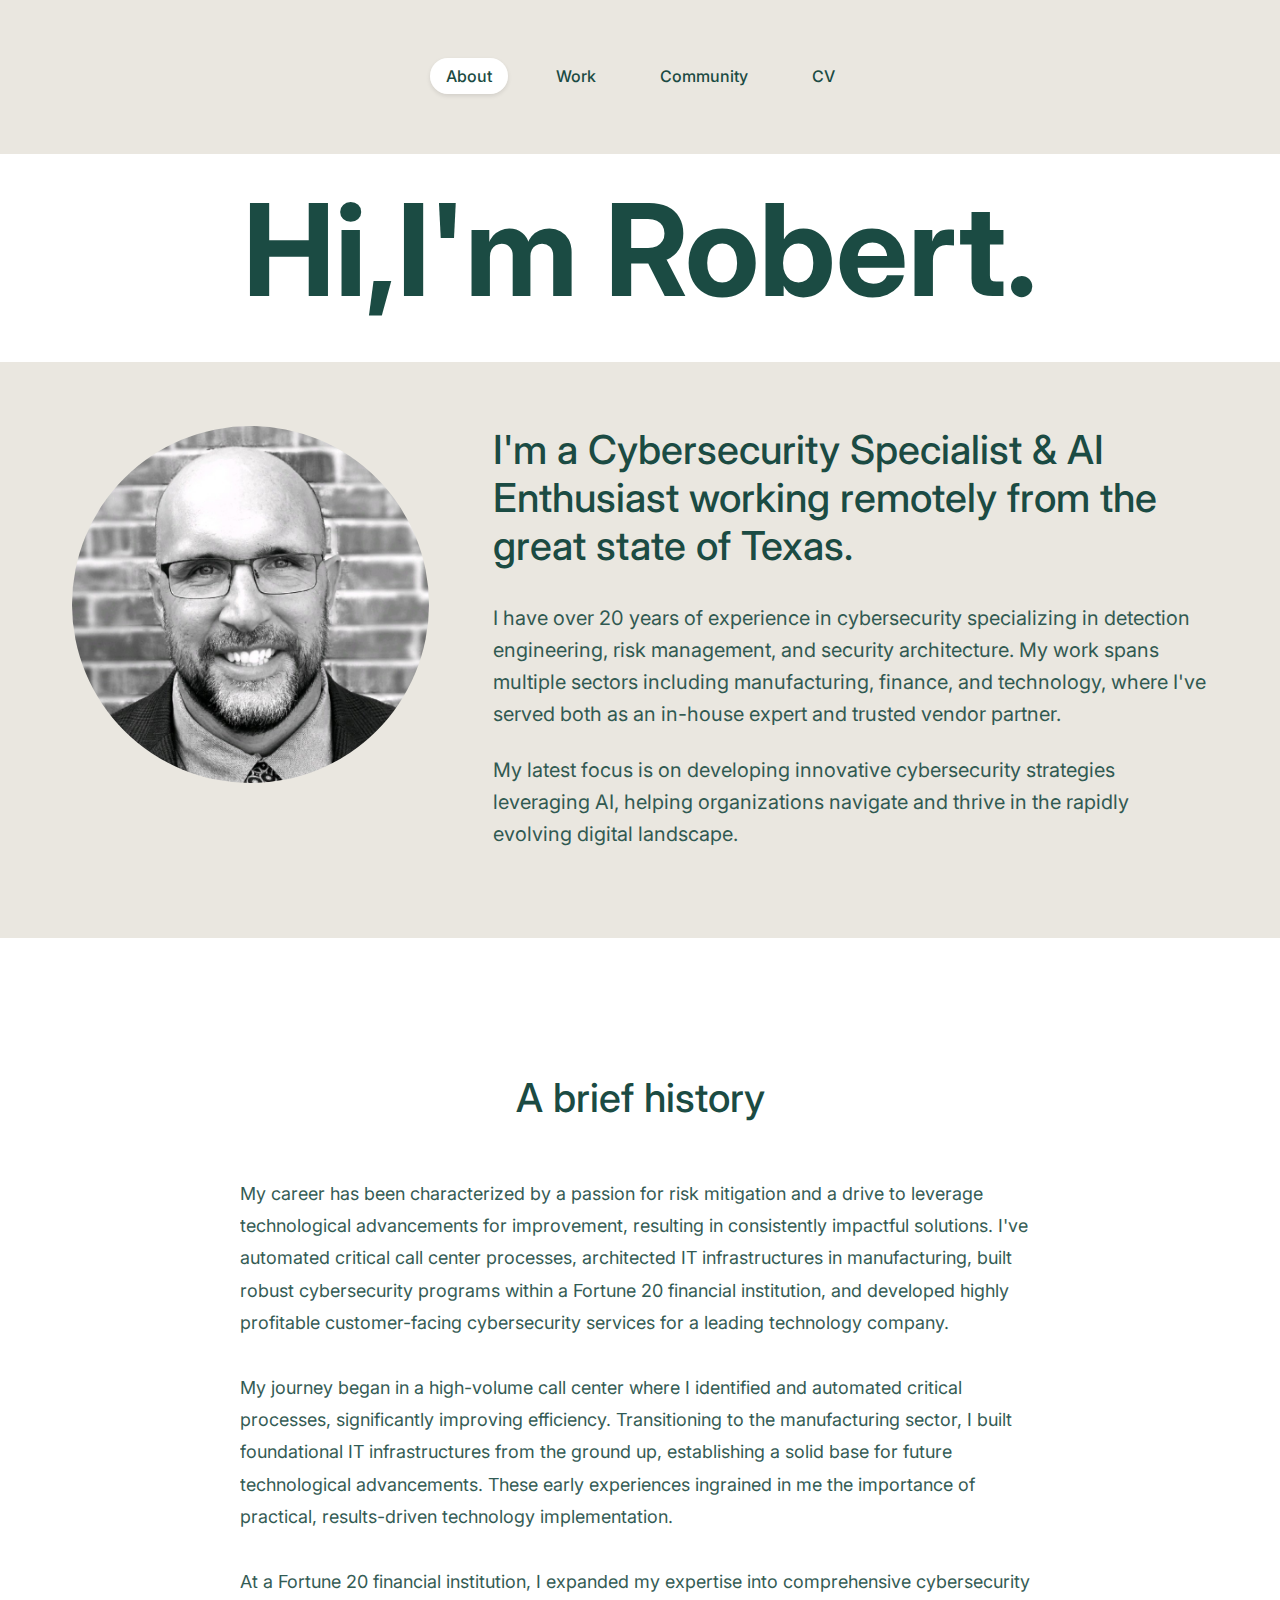
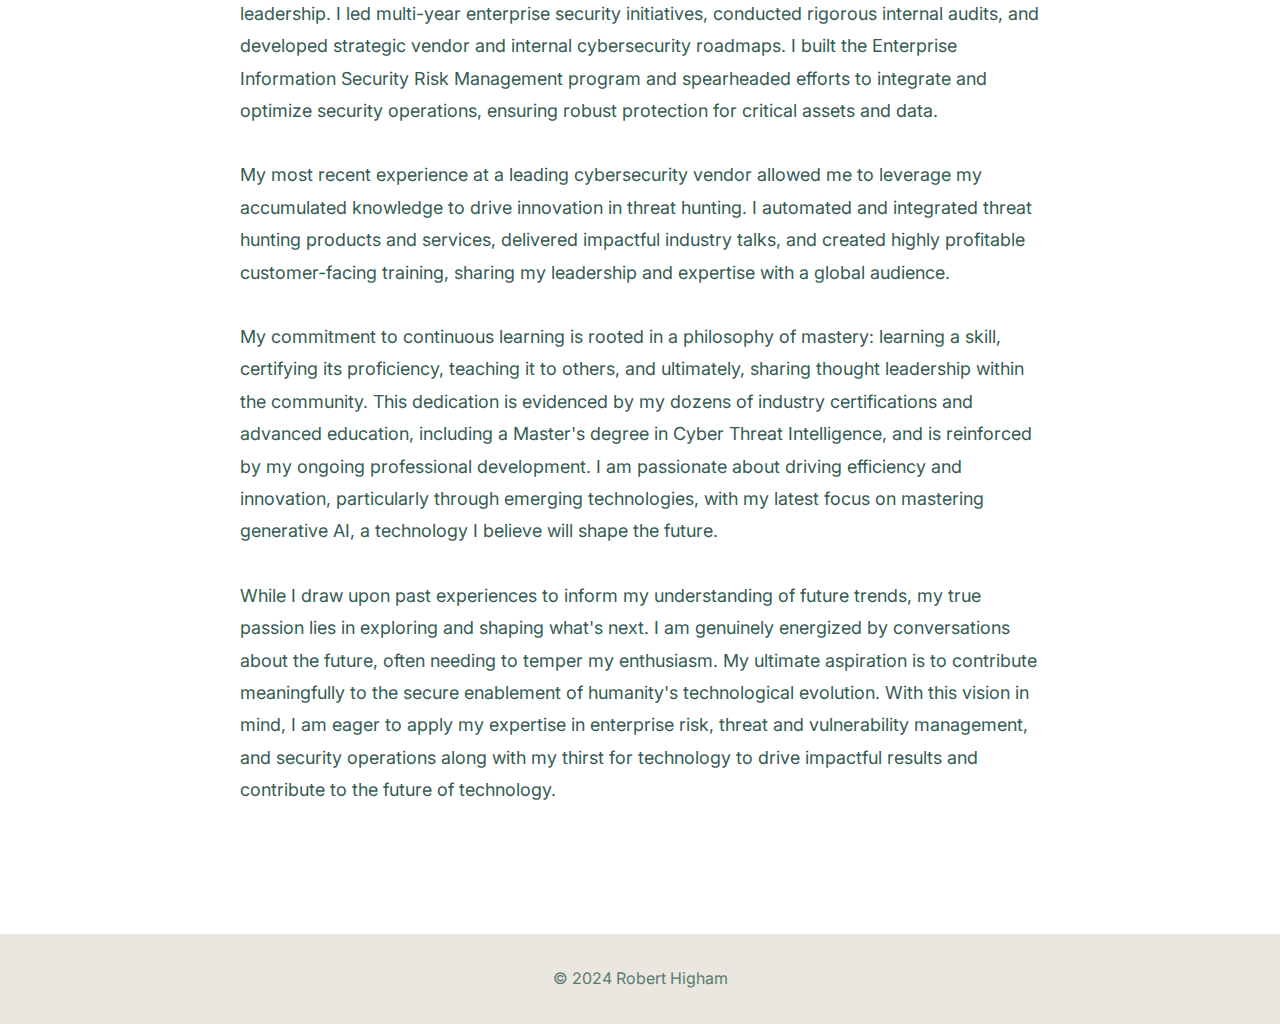
<file: index.html>
<!DOCTYPE html>
<html lang="en">

<head>
    <meta charset="UTF-8">
    <meta name="viewport" content="width=device-width, initial-scale=1.0">
    <title>Robert Higham</title>
    <link rel="stylesheet" href="styles.css">
    <link href="https://fonts.googleapis.com/css2?family=Inter:wght@400;500;700&display=swap" rel="stylesheet">
</head>

<body>
    <nav class="navbar">
        <div class="nav-container">
            <ul class="nav-links">
                <li><a href="index.html" class="active">About</a></li>
                <li><a href="work.html">Work</a></li>
                <li><a href="community.html">Community</a></li>
                <li><a href="rhighamResume.pdf" target="_blank">CV</a></li>
        </ul>
        </div>
    </nav>

    <main>
        <section class="intro">
            <div class="container">
                <h1 class="big-title">Hi,I'm Robert.</h1>
            </div>
        </section>

        <section class="about">
            <div class="container">
                <div class="about-grid">
                    <div class="about-image">
                        <div class="image-frame">
                            <img src="headshot.jpg" alt="Robert Higham">
                        </div>
                    </div>
                    <div class="about-content">
                        <h2>I'm a Cybersecurity Specialist & AI Enthusiast working remotely from the great state of
                            Texas.</h2>
                        <p>I have over 20 years of experience in cybersecurity specializing in detection engineering,
                            risk management, and security architecture. My work spans multiple sectors including
                            manufacturing, finance, and technology, where I've served both as an in-house expert and
                            trusted vendor partner.</p>
                        <p>My latest focus is on developing innovative cybersecurity strategies leveraging AI, helping
                            organizations navigate and thrive in the rapidly evolving digital landscape.</p>
                    </div>
                </div>
            </div>
        </section>

        <section class="history">
            <div class="container">
                <h2>A brief history</h2>
                <div class="history-content">
                    <p>My career has been characterized by a passion for risk mitigation and a drive to leverage
                        technological advancements for improvement, resulting in consistently impactful solutions. I've
                        automated critical call center processes, architected IT infrastructures in manufacturing, built
                        robust cybersecurity programs within a Fortune 20 financial institution, and developed highly
                        profitable customer-facing cybersecurity services for a leading technology company.</p>

                    <p>My journey began in a high-volume call center where I identified and automated critical
                        processes, significantly improving efficiency. Transitioning to the manufacturing sector, I
                        built foundational IT infrastructures from the ground up, establishing a solid base for future
                        technological advancements. These early experiences ingrained in me the importance of practical,
                        results-driven technology implementation.</p>

                    <p>At a Fortune 20 financial institution, I expanded my expertise into comprehensive cybersecurity
                        leadership. I led multi-year enterprise security initiatives, conducted rigorous internal
                        audits, and developed strategic vendor and internal cybersecurity roadmaps. I built the
                        Enterprise Information Security Risk Management program and spearheaded efforts to integrate and
                        optimize security operations, ensuring robust protection for critical assets and data.</p>

                    <p>My most recent experience at a leading cybersecurity vendor allowed me to leverage my accumulated
                        knowledge to drive innovation in threat hunting. I automated and integrated threat hunting
                        products and services, delivered impactful industry talks, and created highly profitable
                        customer-facing training, sharing my leadership and expertise with a global audience.</p>

                    <p>My commitment to continuous learning is rooted in a philosophy of mastery: learning a skill,
                        certifying its proficiency, teaching it to others, and ultimately, sharing thought leadership
                        within the community. This dedication is evidenced by my dozens of industry certifications and
                        advanced education, including a Master's degree in Cyber Threat Intelligence, and is reinforced
                        by my ongoing professional development. I am passionate about driving efficiency and innovation,
                        particularly through emerging technologies, with my latest focus on mastering generative AI, a
                        technology I believe will shape the future.</p>

                    <p>While I draw upon past experiences to inform my
                        understanding of future trends, my true passion lies in exploring and shaping what's next. I am
                        genuinely energized by conversations about the future, often needing to temper my enthusiasm. My
                        ultimate aspiration is to contribute meaningfully to the secure enablement of humanity's
                        technological evolution. With this vision in mind, I am eager to apply my expertise in
                        enterprise risk, threat and vulnerability management, and security operations along with my
                        thirst for technology to drive impactful results and contribute to the future of technology.</p>
                </div>
            </div>
    </section>
    </main>

    <footer>
        <div class="container">
            <p>&copy; 2024 Robert Higham</p>
        </div>
    </footer>
</body>

</html>
</file>
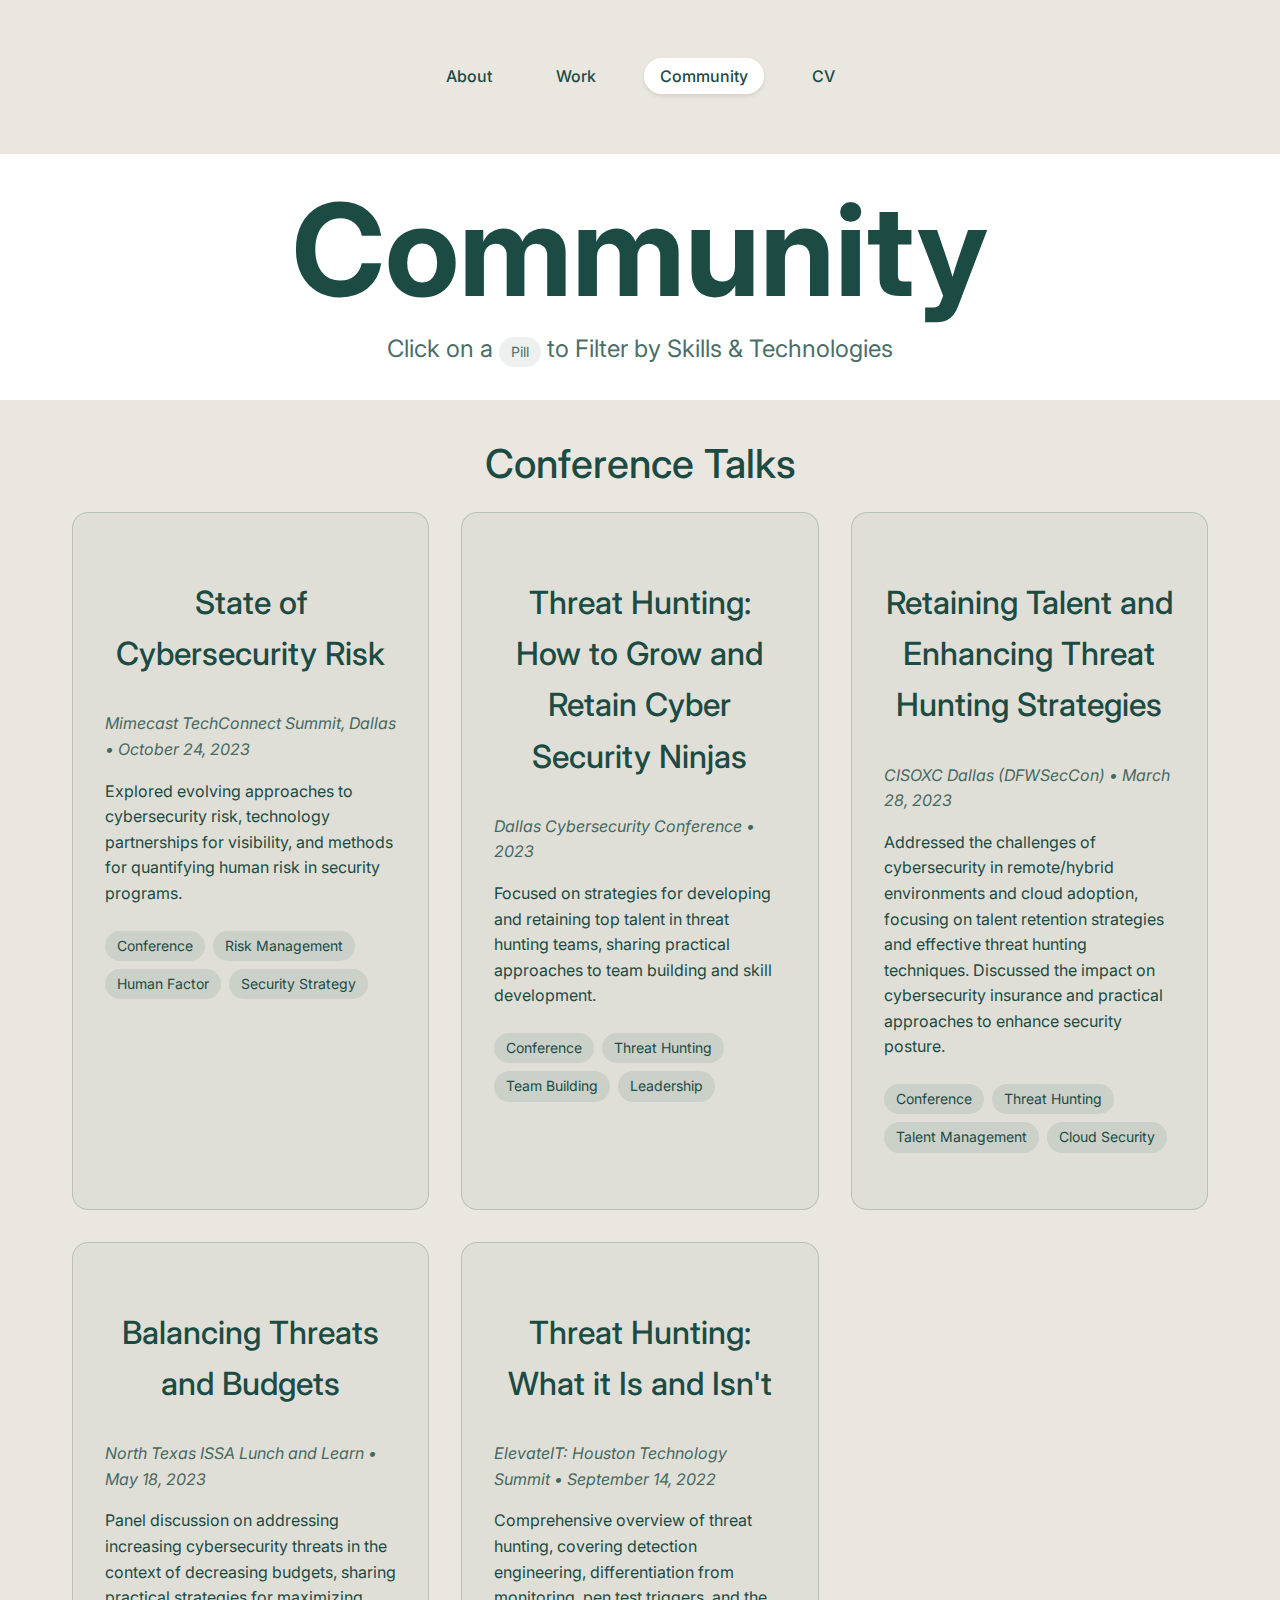
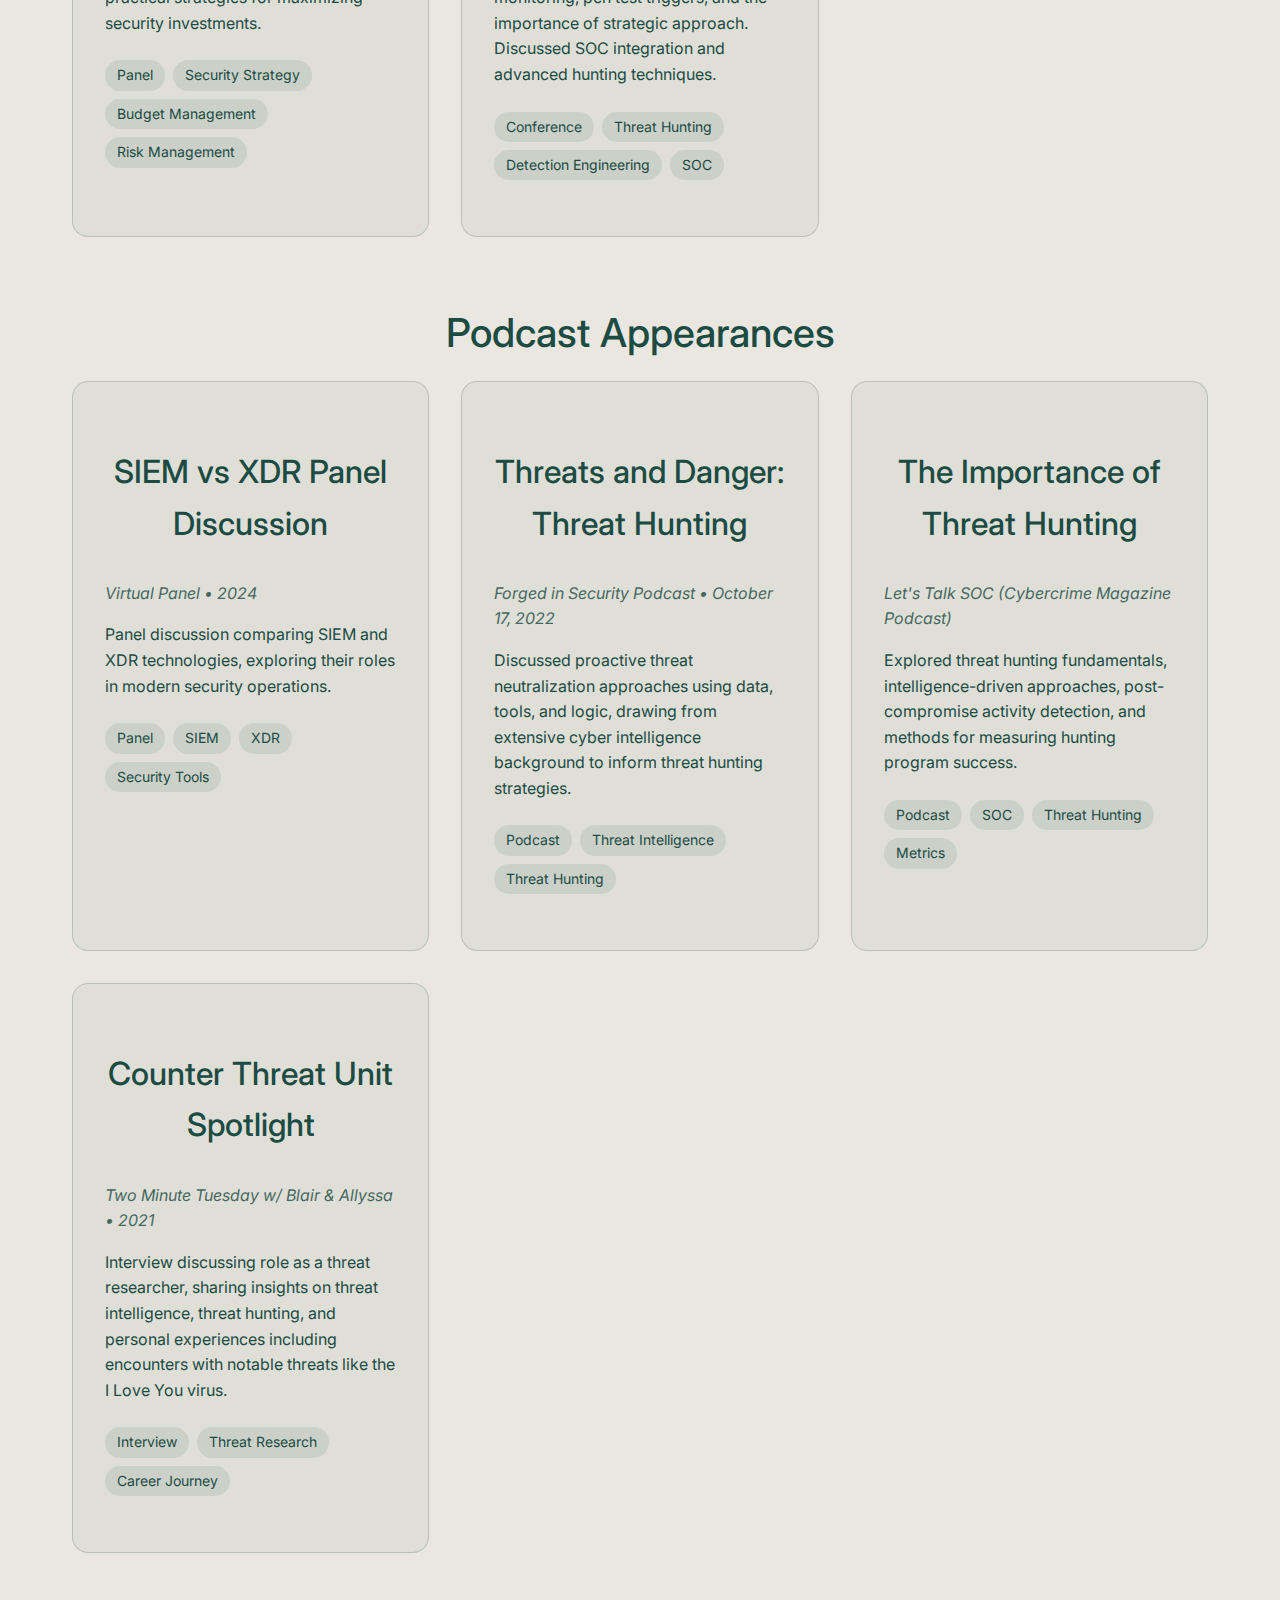
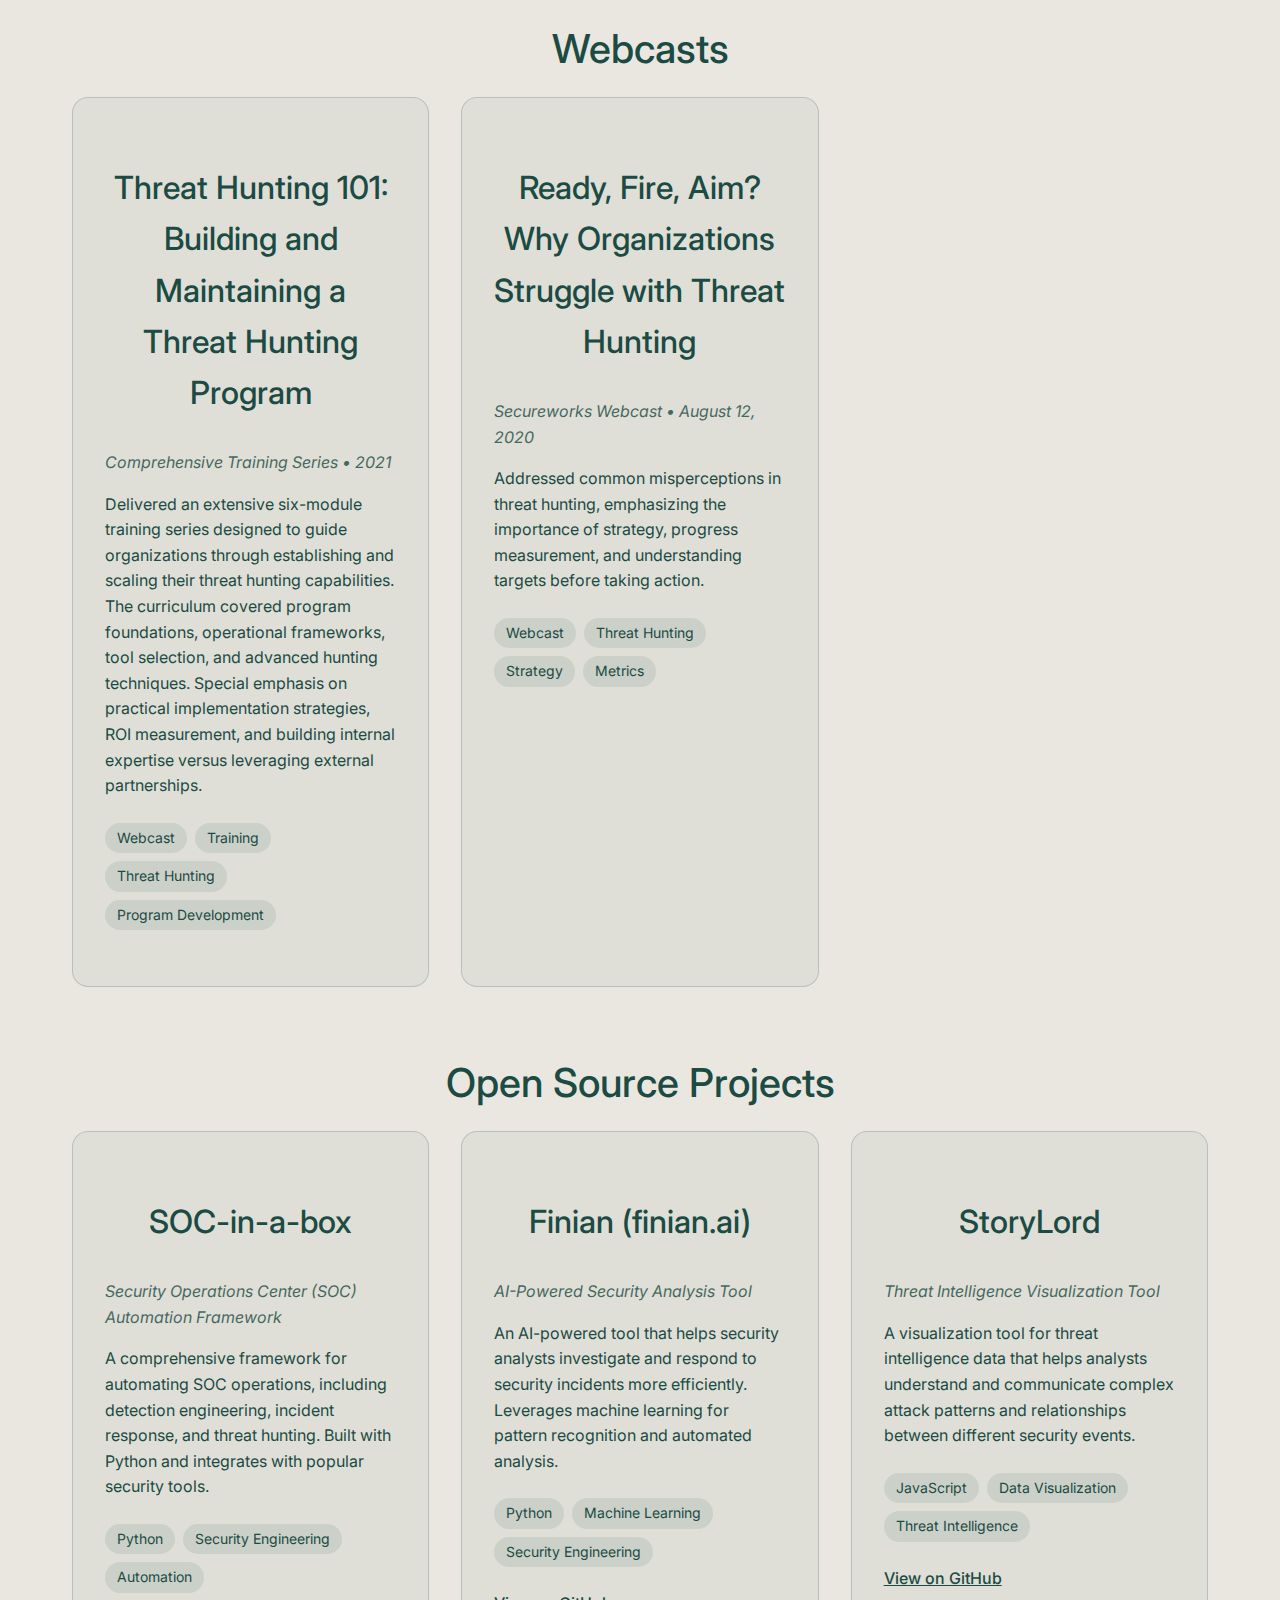
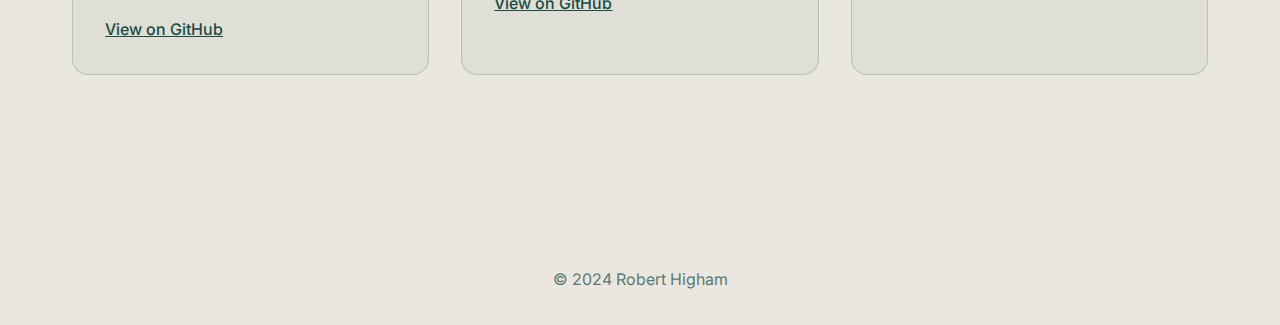
<file: community.html>
<!DOCTYPE html>
<html lang="en">
<head>
    <meta charset="UTF-8">
    <meta name="viewport" content="width=device-width, initial-scale=1.0">
    <title>Community - Robert Higham</title>
    <link rel="stylesheet" href="styles.css">
    <link href="https://fonts.googleapis.com/css2?family=Inter:wght@400;500;700&display=swap" rel="stylesheet">
</head>
<body>
    <nav class="navbar">
        <div class="nav-container">
            <ul class="nav-links">
                <li><a href="index.html">About</a></li>
                <li><a href="work.html">Work</a></li>
                <li><a href="community.html" class="active">Community</a></li>
                <li><a href="rhighamResume.pdf" target="_blank">CV</a></li>
            </ul>
        </div>
    </nav>

    <main>
        <section class="intro">
            <div class="container">
                <h1 class="big-title">Community</h1>
                <h3 class="filter-instructions">Click on a <span class="tag">Pill</span> to Filter by Skills & Technologies</h3>
            </div>
        </section>

        <section class="presentations">
            <div class="container">
                <div class="filter-section">
                    <div id="active-filters" class="active-filters"></div>
                    <button id="clear-filters" class="clear-filters" style="display: none;">Clear All Filters</button>
                </div>

                <h2>Conference Talks</h2>
                <div class="projects-grid">
                    <div class="project-card">
                        <h3>State of Cybersecurity Risk</h3>
                        <p class="presentation-meta">Mimecast TechConnect Summit, Dallas • October 24, 2023</p>
                        <p>Explored evolving approaches to cybersecurity risk, technology partnerships for visibility, and methods for quantifying human risk in security programs.</p>
                        <div class="project-tags">
                            <span class="tag">Conference</span>
                            <span class="tag">Risk Management</span>
                            <span class="tag">Human Factor</span>
                            <span class="tag">Security Strategy</span>
                        </div>
                    </div>
                    <div class="project-card">
                        <h3>Threat Hunting: How to Grow and Retain Cyber Security Ninjas</h3>
                        <p class="presentation-meta">Dallas Cybersecurity Conference • 2023</p>
                        <p>Focused on strategies for developing and retaining top talent in threat hunting teams, sharing practical approaches to team building and skill development.</p>
                        <div class="project-tags">
                            <span class="tag">Conference</span>
                            <span class="tag">Threat Hunting</span>
                            <span class="tag">Team Building</span>
                            <span class="tag">Leadership</span>
                        </div>
                    </div>
                    <div class="project-card">
                        <h3>Retaining Talent and Enhancing Threat Hunting Strategies</h3>
                        <p class="presentation-meta">CISOXC Dallas (DFWSecCon) • March 28, 2023</p>
                        <p>Addressed the challenges of cybersecurity in remote/hybrid environments and cloud adoption, focusing on talent retention strategies and effective threat hunting techniques. Discussed the impact on cybersecurity insurance and practical approaches to enhance security posture.</p>
                        <div class="project-tags">
                            <span class="tag">Conference</span>
                            <span class="tag">Threat Hunting</span>
                            <span class="tag">Talent Management</span>
                            <span class="tag">Cloud Security</span>
                        </div>
                    </div>
                    <div class="project-card">
                        <h3>Balancing Threats and Budgets</h3>
                        <p class="presentation-meta">North Texas ISSA Lunch and Learn • May 18, 2023</p>
                        <p>Panel discussion on addressing increasing cybersecurity threats in the context of decreasing budgets, sharing practical strategies for maximizing security investments.</p>
                        <div class="project-tags">
                            <span class="tag">Panel</span>
                            <span class="tag">Security Strategy</span>
                            <span class="tag">Budget Management</span>
                            <span class="tag">Risk Management</span>
                        </div>
                    </div>
                    <div class="project-card">
                        <h3>Threat Hunting: What it Is and Isn't</h3>
                        <p class="presentation-meta">ElevateIT: Houston Technology Summit • September 14, 2022</p>
                        <p>Comprehensive overview of threat hunting, covering detection engineering, differentiation from monitoring, pen test triggers, and the importance of strategic approach. Discussed SOC integration and advanced hunting techniques.</p>
                        <div class="project-tags">
                            <span class="tag">Conference</span>
                            <span class="tag">Threat Hunting</span>
                            <span class="tag">Detection Engineering</span>
                            <span class="tag">SOC</span>
                        </div>
                    </div>
                </div>

                <h2>Podcast Appearances</h2>
                <div class="projects-grid">
                    <div class="project-card">
                        <h3>SIEM vs XDR Panel Discussion</h3>
                        <p class="presentation-meta">Virtual Panel • 2024</p>
                        <p>Panel discussion comparing SIEM and XDR technologies, exploring their roles in modern security operations.</p>
                        <div class="project-tags">
                            <span class="tag">Panel</span>
                            <span class="tag">SIEM</span>
                            <span class="tag">XDR</span>
                            <span class="tag">Security Tools</span>
                        </div>
                    </div>
                    <div class="project-card">
                        <h3>Threats and Danger: Threat Hunting</h3>
                        <p class="presentation-meta">Forged in Security Podcast • October 17, 2022</p>
                        <p>Discussed proactive threat neutralization approaches using data, tools, and logic, drawing from extensive cyber intelligence background to inform threat hunting strategies.</p>
                        <div class="project-tags">
                            <span class="tag">Podcast</span>
                            <span class="tag">Threat Intelligence</span>
                            <span class="tag">Threat Hunting</span>
                        </div>
                    </div>
                    <div class="project-card">
                        <h3>The Importance of Threat Hunting</h3>
                        <p class="presentation-meta">Let's Talk SOC (Cybercrime Magazine Podcast)</p>
                        <p>Explored threat hunting fundamentals, intelligence-driven approaches, post-compromise activity detection, and methods for measuring hunting program success.</p>
                        <div class="project-tags">
                            <span class="tag">Podcast</span>
                            <span class="tag">SOC</span>
                            <span class="tag">Threat Hunting</span>
                            <span class="tag">Metrics</span>
                        </div>
                    </div>
                    <div class="project-card">
                        <h3>Counter Threat Unit Spotlight</h3>
                        <p class="presentation-meta">Two Minute Tuesday w/ Blair & Allyssa • 2021</p>
                        <p>Interview discussing role as a threat researcher, sharing insights on threat intelligence, threat hunting, and personal experiences including encounters with notable threats like the I Love You virus.</p>
                        <div class="project-tags">
                            <span class="tag">Interview</span>
                            <span class="tag">Threat Research</span>
                            <span class="tag">Career Journey</span>
                        </div>
                    </div>
                </div>

                <h2>Webcasts</h2>
                <div class="projects-grid">
                    <div class="project-card">
                        <h3>Threat Hunting 101: Building and Maintaining a Threat Hunting Program</h3>
                        <p class="presentation-meta">Comprehensive Training Series • 2021</p>
                        <p>Delivered an extensive six-module training series designed to guide organizations through establishing and scaling their threat hunting capabilities. The curriculum covered program foundations, operational frameworks, tool selection, and advanced hunting techniques. Special emphasis on practical implementation strategies, ROI measurement, and building internal expertise versus leveraging external partnerships.</p>
                        <div class="project-tags">
                            <span class="tag">Webcast</span>
                            <span class="tag">Training</span>
                            <span class="tag">Threat Hunting</span>
                            <span class="tag">Program Development</span>
                        </div>
                    </div>
                    <div class="project-card">
                        <h3>Ready, Fire, Aim? Why Organizations Struggle with Threat Hunting</h3>
                        <p class="presentation-meta">Secureworks Webcast • August 12, 2020</p>
                        <p>Addressed common misperceptions in threat hunting, emphasizing the importance of strategy, progress measurement, and understanding targets before taking action.</p>
                        <div class="project-tags">
                            <span class="tag">Webcast</span>
                            <span class="tag">Threat Hunting</span>
                            <span class="tag">Strategy</span>
                            <span class="tag">Metrics</span>
                        </div>
                    </div>
                </div>

                <h2>Open Source Projects</h2>
                <div class="projects-grid">
                    <div class="project-card">
                        <h3>SOC-in-a-box</h3>
                        <p class="presentation-meta">Security Operations Center (SOC) Automation Framework</p>
                        <p>A comprehensive framework for automating SOC operations, including detection engineering, incident response, and threat hunting. Built with Python and integrates with popular security tools.</p>
                        <div class="project-tags">
                            <span class="tag">Python</span>
                            <span class="tag">Security Engineering</span>
                            <span class="tag">Automation</span>
                        </div>
                        <div class="project-links">
                            <a href="https://github.com/th3y3ti/soc-in-a-box" target="_blank">View on GitHub</a>
                        </div>
                    </div>
                    <div class="project-card">
                        <h3>Finian (finian.ai)</h3>
                        <p class="presentation-meta">AI-Powered Security Analysis Tool</p>
                        <p>An AI-powered tool that helps security analysts investigate and respond to security incidents more efficiently. Leverages machine learning for pattern recognition and automated analysis.</p>
                        <div class="project-tags">
                            <span class="tag">Python</span>
                            <span class="tag">Machine Learning</span>
                            <span class="tag">Security Engineering</span>
                        </div>
                        <div class="project-links">
                            <a href="https://github.com/th3y3ti/finian" target="_blank">View on GitHub</a>
                        </div>
                    </div>
                    <div class="project-card">
                        <h3>StoryLord</h3>
                        <p class="presentation-meta">Threat Intelligence Visualization Tool</p>
                        <p>A visualization tool for threat intelligence data that helps analysts understand and communicate complex attack patterns and relationships between different security events.</p>
                        <div class="project-tags">
                            <span class="tag">JavaScript</span>
                            <span class="tag">Data Visualization</span>
                            <span class="tag">Threat Intelligence</span>
                        </div>
                        <div class="project-links">
                            <a href="https://github.com/th3y3ti/storylord" target="_blank">View on GitHub</a>
                        </div>
                    </div>
                </div>
            </div>
        </section>
    </main>

    <footer>
        <div class="container">
            <p>&copy; 2024 Robert Higham</p>
        </div>
    </footer>

    <script>
        document.addEventListener('DOMContentLoaded', function() {
            const activeFilters = new Set();
            const activeFiltersContainer = document.getElementById('active-filters');
            const clearFiltersButton = document.getElementById('clear-filters');
            const filterSection = document.querySelector('.filter-section');
            
            // Make all tags clickable
            document.querySelectorAll('.tag').forEach(tag => {
                tag.addEventListener('click', function() {
                    const filter = this.textContent;
                    toggleFilter(filter, this);
                });
            });

            // Clear all filters
            clearFiltersButton.addEventListener('click', function() {
                activeFilters.clear();
                document.querySelectorAll('.tag').forEach(tag => tag.classList.remove('active'));
                updateFilters();
                filterProjects();
            });

            function toggleFilter(filter, element) {
                if (activeFilters.has(filter)) {
                    // Remove filter
                    activeFilters.delete(filter);
                    element.classList.remove('active');
                } else {
                    // Add filter
                    activeFilters.add(filter);
                    element.classList.add('active');
                }
                
                updateFilters();
                filterProjects();
            }

            function updateFilters() {
                if (activeFilters.size > 0) {
                    filterSection.classList.add('has-filters');
                    clearFiltersButton.style.display = 'block';
                } else {
                    filterSection.classList.remove('has-filters');
                    clearFiltersButton.style.display = 'none';
                }
            }

            function filterProjects() {
                const projectCards = document.querySelectorAll('.project-card');
                let visibleCount = 0;

                projectCards.forEach(card => {
                    if (activeFilters.size === 0) {
                        card.style.display = 'block';
                        visibleCount++;
                        return;
                    }

                    const cardTags = Array.from(card.querySelectorAll('.tag')).map(tag => tag.textContent);
                    const hasAllFilters = Array.from(activeFilters).every(filter => cardTags.includes(filter));
                    card.style.display = hasAllFilters ? 'block' : 'none';
                    if (hasAllFilters) visibleCount++;
                });

                // Handle empty sections
                document.querySelectorAll('.projects-grid').forEach(grid => {
                    const visibleInGrid = Array.from(grid.querySelectorAll('.project-card')).filter(card => card.style.display !== 'none').length;
                    const sectionTitle = grid.previousElementSibling;
                    if (sectionTitle && sectionTitle.tagName === 'H2') {
                        sectionTitle.style.display = visibleInGrid > 0 ? 'block' : 'none';
                    }
                });
            }
        });
    </script>
</body>
</html>
</file>
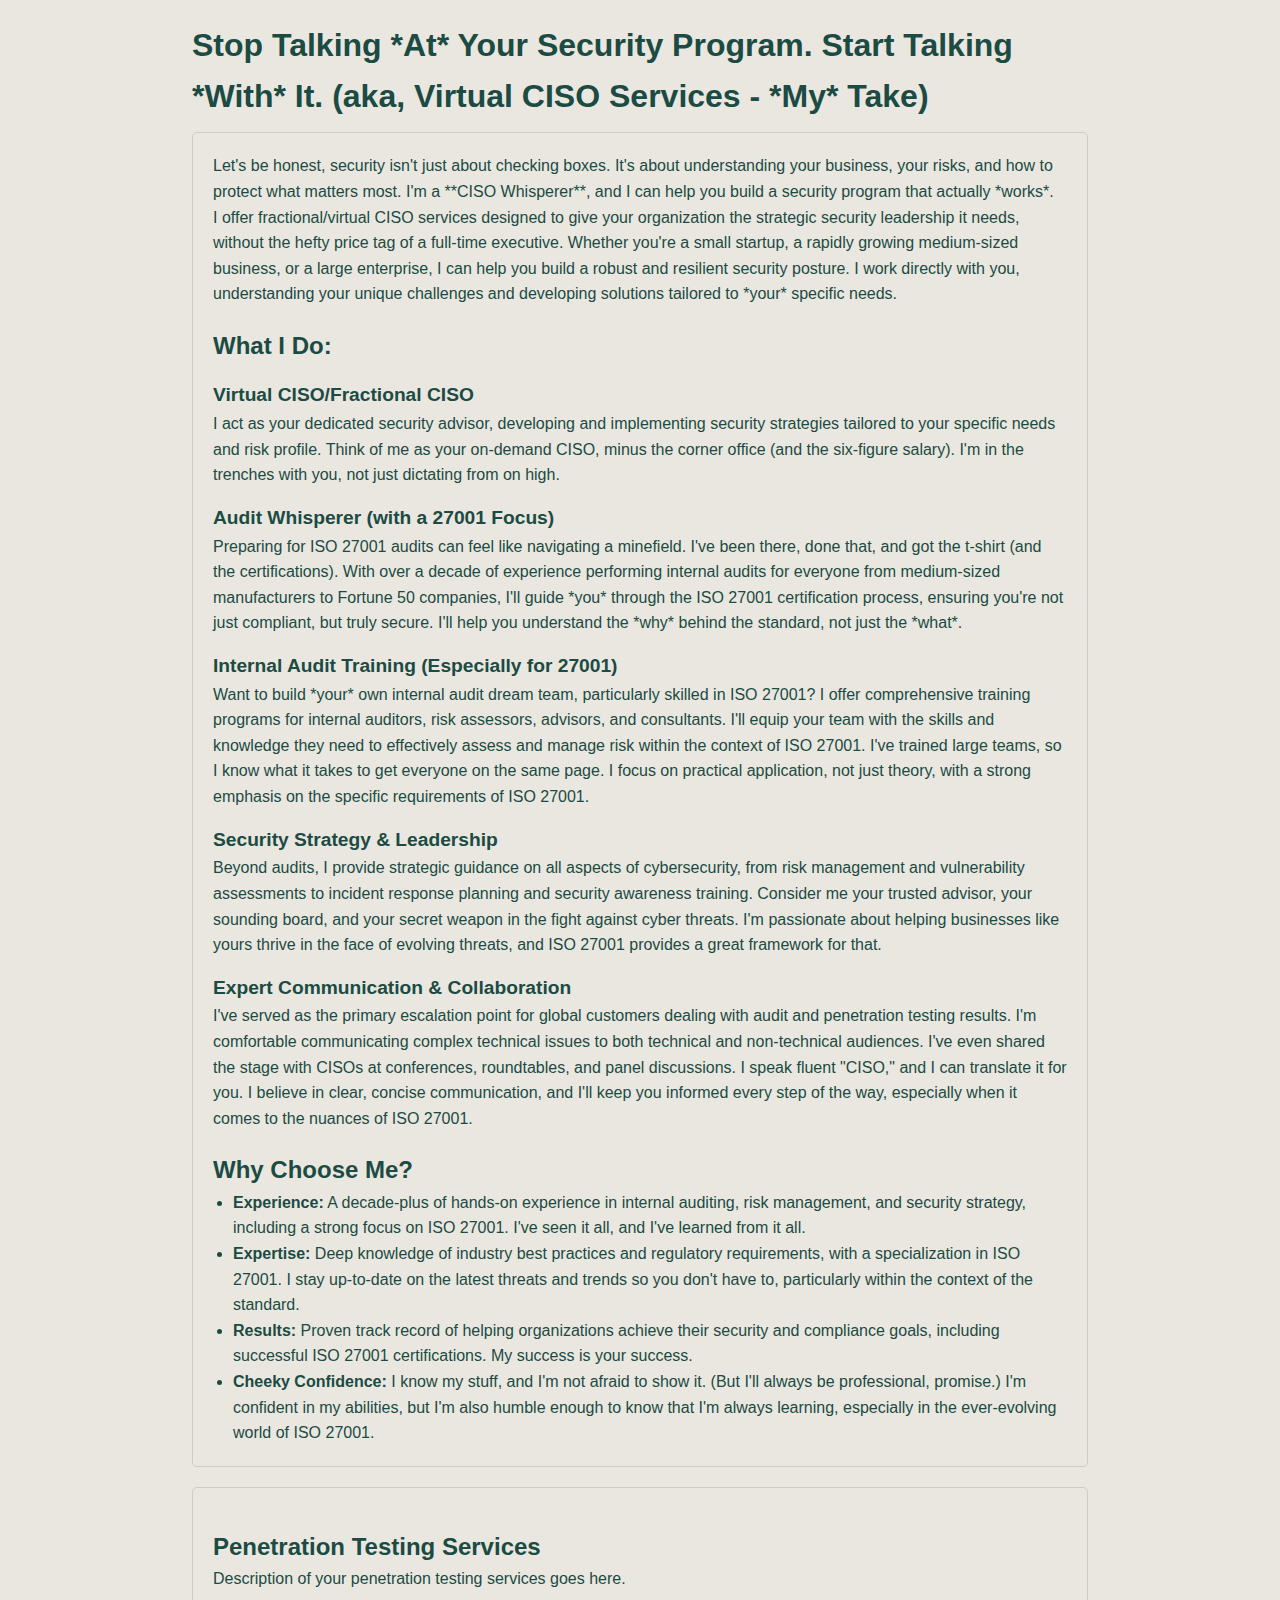
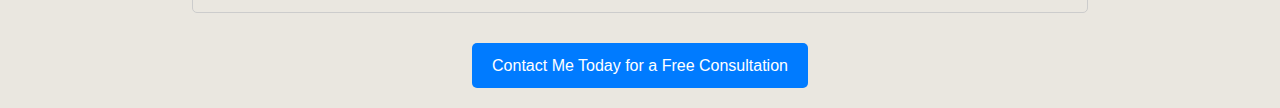
<file: services.html>
<!DOCTYPE html>
<html lang="en">
<head>
    <meta charset="UTF-8">
    <meta name="viewport" content="width=device-width, initial-scale=1.0">
    <title>Virtual CISO Services - My Take</title>
     <link rel="stylesheet" href="styles.css">
    
    <style>
        body {
            font-family: sans-serif;
            line-height: 1.6;
            margin: 20px;
            text-align: left; /* Align content to the left */
        }
        .service-box {
            border: 1px solid #ccc;
            padding: 20px;
            margin-bottom: 20px; /* Space between service boxes */
            border-radius: 5px; /* Rounded corners */
        }
        h1, h2, h3 {
            font-weight: 600;
        }
        h1 {
            font-size: 2em;
            margin-bottom: 10px;
        }
        h2 {
            font-size: 1.5em;
            margin-top: 20px;
        }
        h3 {
            font-size: 1.2em;
            margin-top: 15px;
        }
        ul {
            list-style-type: disc;
            margin-left: 20px;
        }
        .contact-cta {
            margin-top: 30px;
            text-align: center; /* Center the button */
        }
        .contact-cta a {
            display: inline-block;
            padding: 10px 20px;
            background-color: #007bff;
            color: white;
            text-decoration: none;
            border-radius: 5px;
        }
                /* Added for better spacing and responsiveness */
        .container {
            max-width: 960px; /* Adjust as needed */
            margin: 0 auto; /* Center the content */
        }

    </style>
</head>
<body>

<div class="container">  <h1>Stop Talking *At* Your Security Program. Start Talking *With* It. (aka, Virtual CISO Services - *My* Take)</h1>

    <div class="service-box">  <p>Let's be honest, security isn't just about checking boxes. It's about understanding your business, your risks, and how to protect what matters most. I'm a **CISO Whisperer**, and I can help you build a security program that actually *works*.</p>

        <p>I offer fractional/virtual CISO services designed to give your organization the strategic security leadership it needs, without the hefty price tag of a full-time executive. Whether you're a small startup, a rapidly growing medium-sized business, or a large enterprise, I can help you build a robust and resilient security posture. I work directly with you, understanding your unique challenges and developing solutions tailored to *your* specific needs.</p>

        <h2>What I Do:</h2>

        <h3>Virtual CISO/Fractional CISO</h3>
        <p>I act as your dedicated security advisor, developing and implementing security strategies tailored to your specific needs and risk profile. Think of me as your on-demand CISO, minus the corner office (and the six-figure salary). I'm in the trenches with you, not just dictating from on high.</p>

        <h3>Audit Whisperer (with a 27001 Focus)</h3>
        <p>Preparing for ISO 27001 audits can feel like navigating a minefield. I've been there, done that, and got the t-shirt (and the certifications). With over a decade of experience performing internal audits for everyone from medium-sized manufacturers to Fortune 50 companies, I'll guide *you* through the ISO 27001 certification process, ensuring you're not just compliant, but truly secure. I'll help you understand the *why* behind the standard, not just the *what*.</p>

        <h3>Internal Audit Training (Especially for 27001)</h3>
        <p>Want to build *your* own internal audit dream team, particularly skilled in ISO 27001? I offer comprehensive training programs for internal auditors, risk assessors, advisors, and consultants. I'll equip your team with the skills and knowledge they need to effectively assess and manage risk within the context of ISO 27001. I've trained large teams, so I know what it takes to get everyone on the same page. I focus on practical application, not just theory, with a strong emphasis on the specific requirements of ISO 27001.</p>

        <h3>Security Strategy & Leadership</h3>
        <p>Beyond audits, I provide strategic guidance on all aspects of cybersecurity, from risk management and vulnerability assessments to incident response planning and security awareness training. Consider me your trusted advisor, your sounding board, and your secret weapon in the fight against cyber threats. I'm passionate about helping businesses like yours thrive in the face of evolving threats, and ISO 27001 provides a great framework for that.</p>

        <h3>Expert Communication & Collaboration</h3>
        <p>I've served as the primary escalation point for global customers dealing with audit and penetration testing results. I'm comfortable communicating complex technical issues to both technical and non-technical audiences. I've even shared the stage with CISOs at conferences, roundtables, and panel discussions. I speak fluent "CISO," and I can translate it for you. I believe in clear, concise communication, and I'll keep you informed every step of the way, especially when it comes to the nuances of ISO 27001.</p>

        <h2>Why Choose Me?</h2>
        <ul>
            <li><strong>Experience:</strong> A decade-plus of hands-on experience in internal auditing, risk management, and security strategy, including a strong focus on ISO 27001. I've seen it all, and I've learned from it all.</li>
            <li><strong>Expertise:</strong> Deep knowledge of industry best practices and regulatory requirements, with a specialization in ISO 27001. I stay up-to-date on the latest threats and trends so you don't have to, particularly within the context of the standard.</li>
            <li><strong>Results:</strong> Proven track record of helping organizations achieve their security and compliance goals, including successful ISO 27001 certifications. My success is your success.</li>
            <li><strong>Cheeky Confidence:</strong> I know my stuff, and I'm not afraid to show it. (But I'll always be professional, promise.) I'm confident in my abilities, but I'm also humble enough to know that I'm always learning, especially in the ever-evolving world of ISO 27001.</li>
        </ul>
    </div>  <div class="service-box">
        <h2>Penetration Testing Services</h2>
        <p>Description of your penetration testing services goes here.</p>
        </div>

    <div class="contact-cta">
        <a href="mailto:your_email@example.com">Contact Me Today for a Free Consultation</a>
    </div>

</div> </body>
</html>
</file>
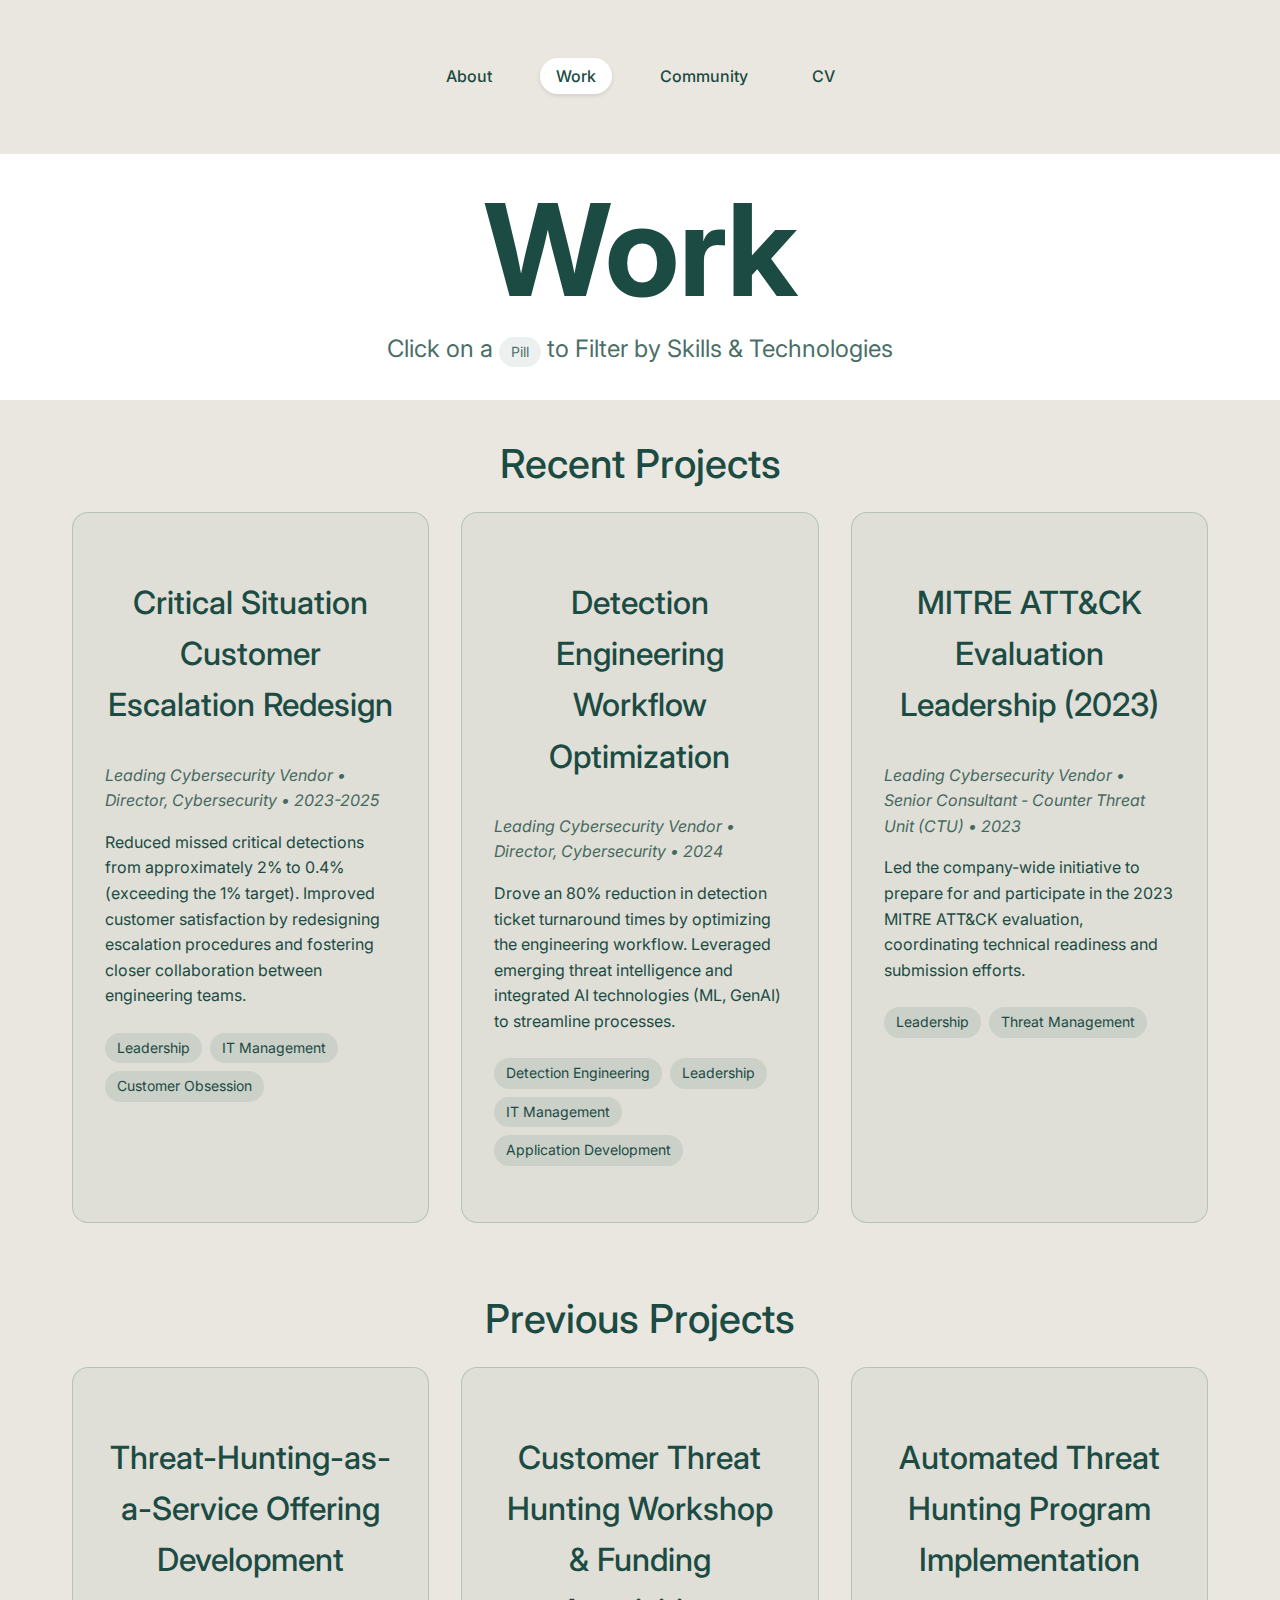
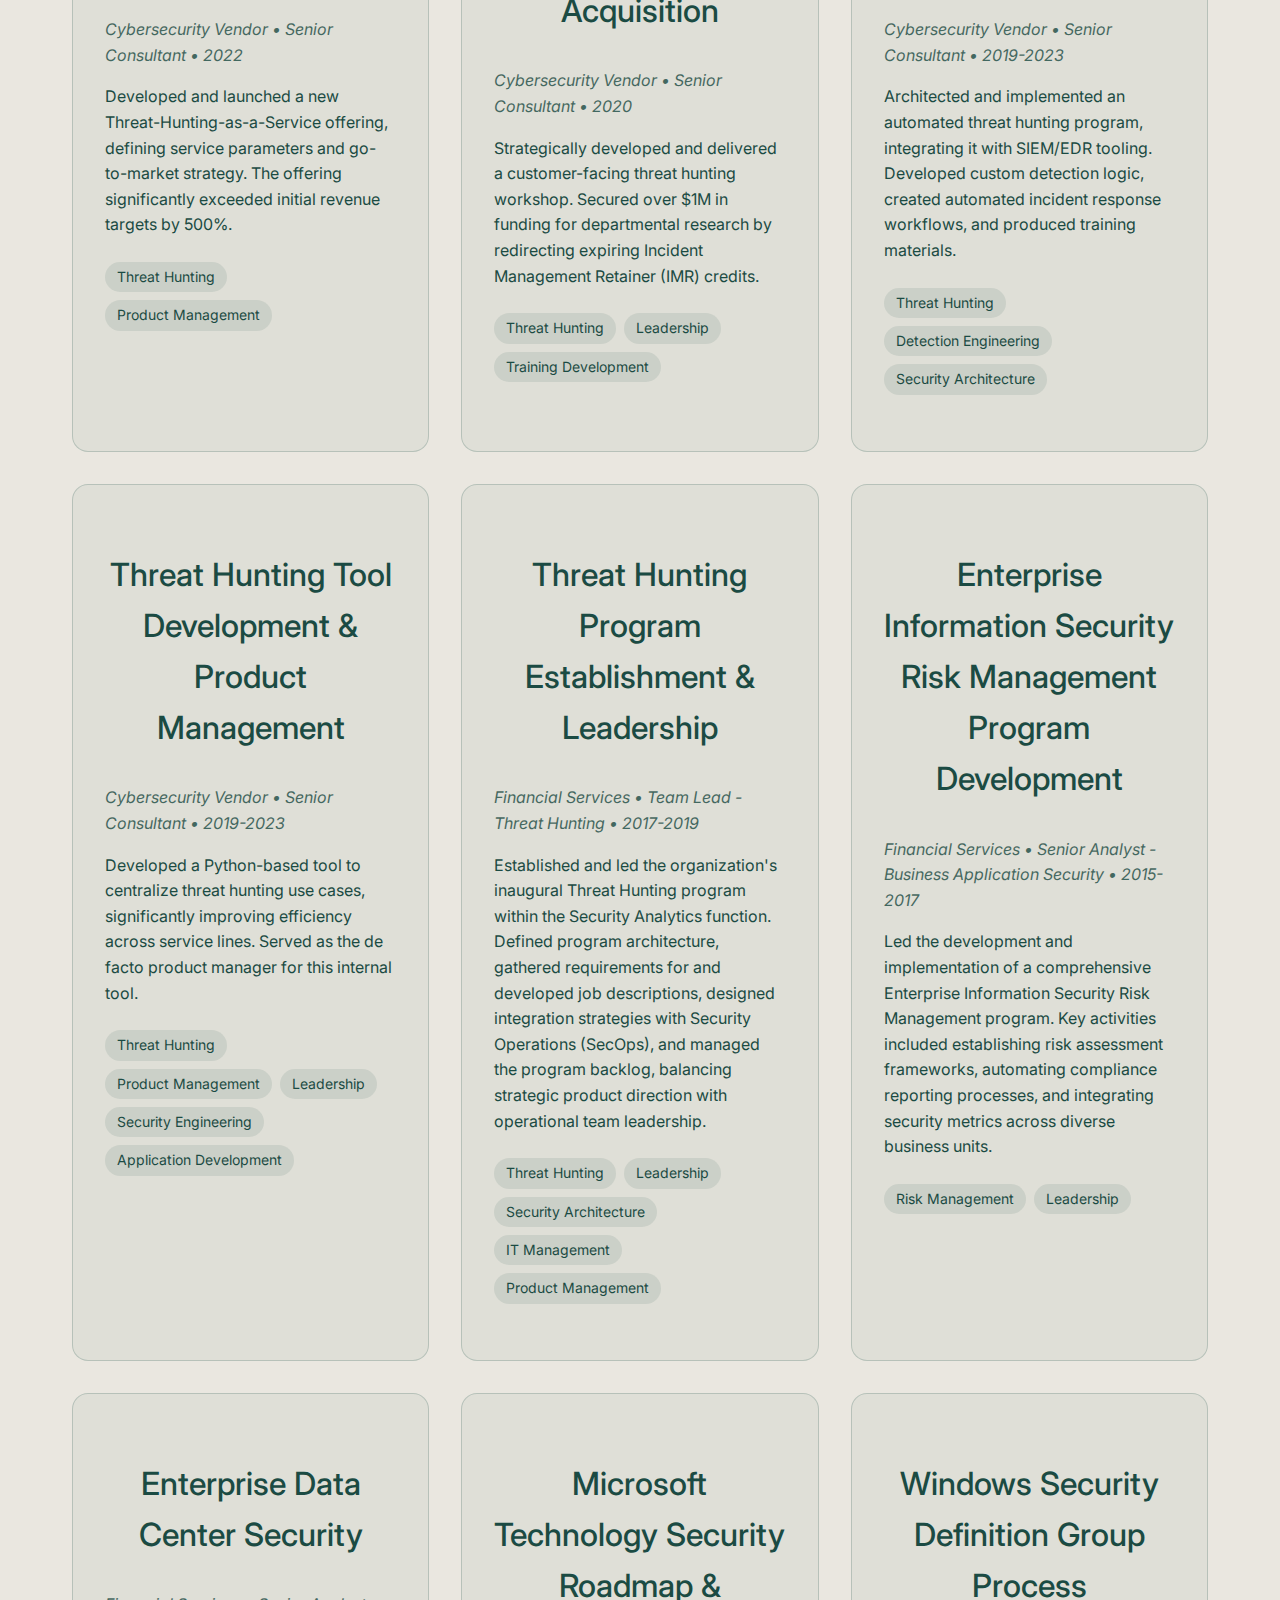
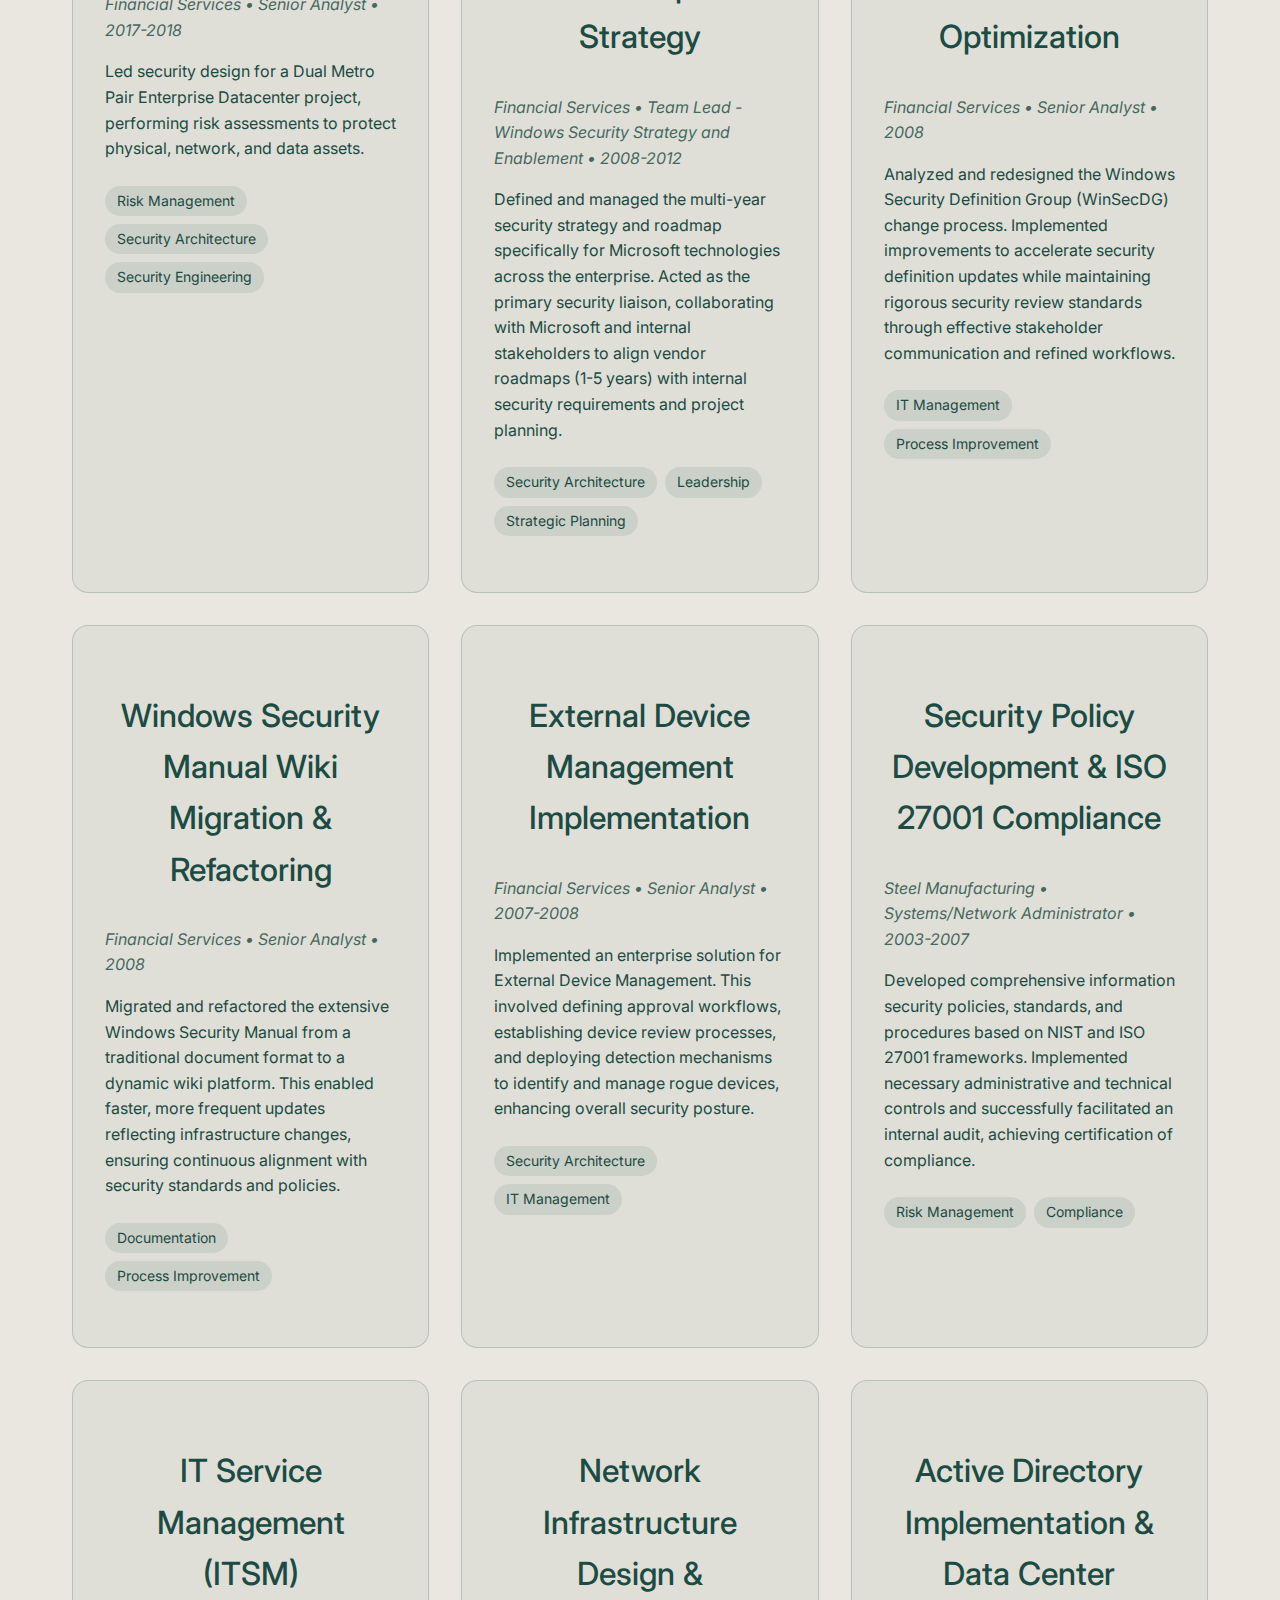
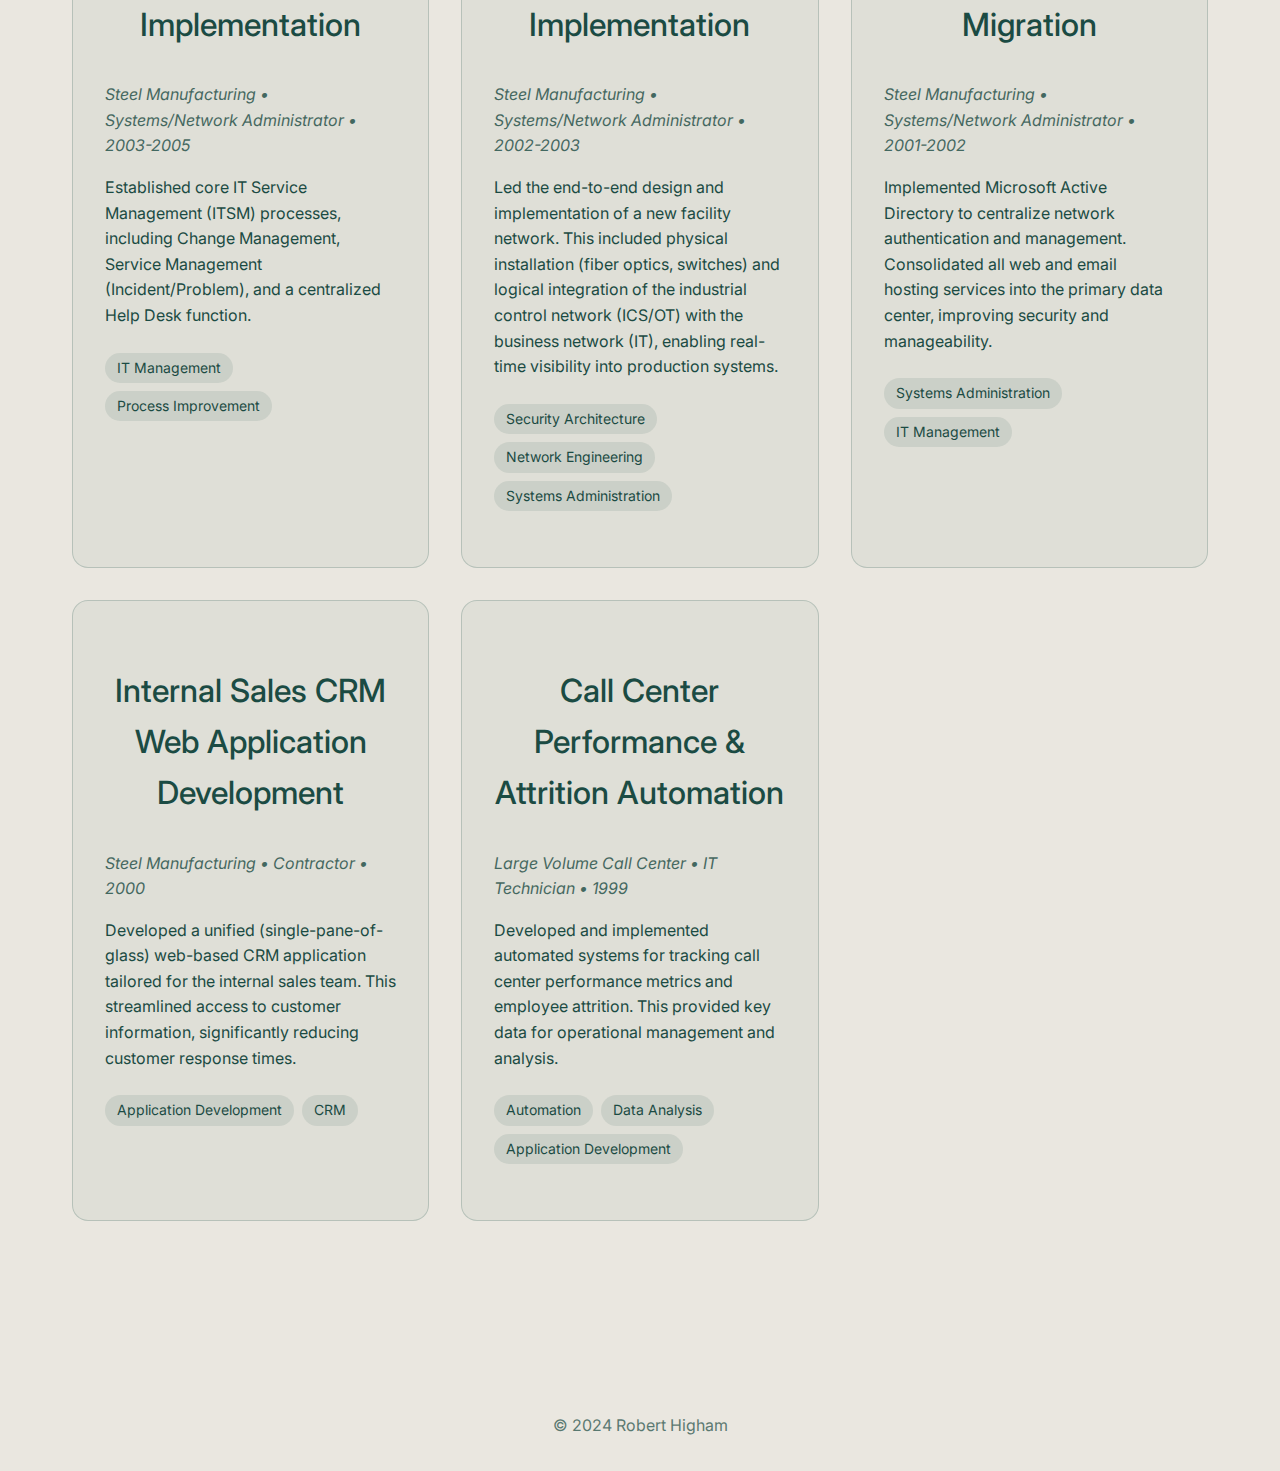
<file: work.html>
<!DOCTYPE html>
<html lang="en">
<head>
    <meta charset="UTF-8">
    <meta name="viewport" content="width=device-width, initial-scale=1.0">
    <title>Work - Robert Higham</title>
    <link rel="stylesheet" href="styles.css">
    <link href="https://fonts.googleapis.com/css2?family=Inter:wght@400;500;700&display=swap" rel="stylesheet">
</head>
<body>
    <nav class="navbar">
        <div class="nav-container">
            <ul class="nav-links">
                <li><a href="index.html">About</a></li>
                <li><a href="work.html" class="active">Work</a></li>
                <li><a href="community.html">Community</a></li>
                <li><a href="rhighamResume.pdf" target="_blank">CV</a></li>
            </ul>
        </div>
    </nav>

    <main>
        <section class="intro">
            <div class="container">
                <h1 class="big-title">Work</h1>
                <h3 class="filter-instructions">Click on a <span class="tag">Pill</span> to Filter by Skills & Technologies</h3>
            </div>
        </section>

        <section class="presentations">
            <div class="container">
                <div class="filter-section">
                    <div id="active-filters" class="active-filters"></div>
                    <button id="clear-filters" class="clear-filters" style="display: none;">Clear All Filters</button>
                </div>

                <h2>Recent Projects</h2>
                <div class="projects-grid">
                    <div class="project-card">
                        <h3>Critical Situation Customer Escalation Redesign</h3>
                        <p class="presentation-meta">Leading Cybersecurity Vendor • Director, Cybersecurity • 2023-2025</p>
                        <p>Reduced missed critical detections from approximately 2% to 0.4% (exceeding the 1% target). Improved customer satisfaction by redesigning escalation procedures and fostering closer collaboration between engineering teams.</p>
                        <div class="project-tags">
                            <span class="tag">Leadership</span>
                            <span class="tag">IT Management</span>
                            <span class="tag">Customer Obsession</span>
                        </div>
                    </div>
                    <div class="project-card">
                        <h3>Detection Engineering Workflow Optimization</h3>
                        <p class="presentation-meta">Leading Cybersecurity Vendor • Director, Cybersecurity • 2024</p>
                        <p>Drove an 80% reduction in detection ticket turnaround times by optimizing the engineering workflow. Leveraged emerging threat intelligence and integrated AI technologies (ML, GenAI) to streamline processes.</p>
                        <div class="project-tags">
                            <span class="tag">Detection Engineering</span>
                            <span class="tag">Leadership</span>
                            <span class="tag">IT Management</span>
                            <span class="tag">Application Development</span>
                        </div>
                    </div>
                    <div class="project-card">
                        <h3>MITRE ATT&CK Evaluation Leadership (2023)</h3>
                        <p class="presentation-meta">Leading Cybersecurity Vendor • Senior Consultant - Counter Threat Unit (CTU) • 2023</p>
                        <p>Led the company-wide initiative to prepare for and participate in the 2023 MITRE ATT&CK evaluation, coordinating technical readiness and submission efforts.</p>
                        <div class="project-tags">
                            <span class="tag">Leadership</span>
                            <span class="tag">Threat Management</span>
                        </div>
                    </div>
                </div>

                <h2>Previous Projects</h2>
                <div class="projects-grid">
                    <div class="project-card">
                        <h3>Threat-Hunting-as-a-Service Offering Development</h3>
                        <p class="presentation-meta">Cybersecurity Vendor • Senior Consultant • 2022</p>
                        <p>Developed and launched a new Threat-Hunting-as-a-Service offering, defining service parameters and go-to-market strategy. The offering significantly exceeded initial revenue targets by 500%.</p>
                        <div class="project-tags">
                            <span class="tag">Threat Hunting</span>
                            <span class="tag">Product Management</span>
                        </div>
                    </div>
                    <div class="project-card">
                        <h3>Customer Threat Hunting Workshop & Funding Acquisition</h3>
                        <p class="presentation-meta">Cybersecurity Vendor • Senior Consultant • 2020</p>
                        <p>Strategically developed and delivered a customer-facing threat hunting workshop. Secured over $1M in funding for departmental research by redirecting expiring Incident Management Retainer (IMR) credits.</p>
                        <div class="project-tags">
                            <span class="tag">Threat Hunting</span>
                            <span class="tag">Leadership</span>
                            <span class="tag">Training Development</span>
                        </div>
                    </div>
                    <div class="project-card">
                        <h3>Automated Threat Hunting Program Implementation</h3>
                        <p class="presentation-meta">Cybersecurity Vendor • Senior Consultant • 2019-2023</p>
                        <p>Architected and implemented an automated threat hunting program, integrating it with SIEM/EDR tooling. Developed custom detection logic, created automated incident response workflows, and produced training materials.</p>
                        <div class="project-tags">
                            <span class="tag">Threat Hunting</span>
                            <span class="tag">Detection Engineering</span>
                            <span class="tag">Security Architecture</span>
                        </div>
                    </div>
                    <div class="project-card">
                        <h3>Threat Hunting Tool Development & Product Management</h3>
                        <p class="presentation-meta">Cybersecurity Vendor • Senior Consultant • 2019-2023</p>
                        <p>Developed a Python-based tool to centralize threat hunting use cases, significantly improving efficiency across service lines. Served as the de facto product manager for this internal tool.</p>
                        <div class="project-tags">
                            <span class="tag">Threat Hunting</span>
                            <span class="tag">Product Management</span>
                            <span class="tag">Leadership</span>
                            <span class="tag">Security Engineering</span>
                            <span class="tag">Application Development</span>
                        </div>
                    </div>
                    <div class="project-card">
                        <h3>Threat Hunting Program Establishment & Leadership</h3>
                        <p class="presentation-meta">Financial Services • Team Lead - Threat Hunting • 2017-2019</p>
                        <p>Established and led the organization's inaugural Threat Hunting program within the Security Analytics function. Defined program architecture, gathered requirements for and developed job descriptions, designed integration strategies with Security Operations (SecOps), and managed the program backlog, balancing strategic product direction with operational team leadership.</p>
                        <div class="project-tags">
                            <span class="tag">Threat Hunting</span>
                            <span class="tag">Leadership</span>
                            <span class="tag">Security Architecture</span>
                            <span class="tag">IT Management</span>
                            <span class="tag">Product Management</span>
                        </div>
                    </div>
                    <div class="project-card">
                        <h3>Enterprise Information Security Risk Management Program Development</h3>
                        <p class="presentation-meta">Financial Services • Senior Analyst - Business Application Security • 2015-2017</p>
                        <p>Led the development and implementation of a comprehensive Enterprise Information Security Risk Management program. Key activities included establishing risk assessment frameworks, automating compliance reporting processes, and integrating security metrics across diverse business units.</p>
                        <div class="project-tags">
                            <span class="tag">Risk Management</span>
                            <span class="tag">Leadership</span>
                        </div>
                    </div>
                    <div class="project-card">
                        <h3>Enterprise Data Center Security</h3>
                        <p class="presentation-meta">Financial Services • Senior Analyst • 2017-2018</p>
                        <p>Led security design for a Dual Metro Pair Enterprise Datacenter project, performing risk assessments to protect physical, network, and data assets.</p>
                        <div class="project-tags">
                            <span class="tag">Risk Management</span>
                            <span class="tag">Security Architecture</span>
                            <span class="tag">Security Engineering</span>
                        </div>
                    </div>
                    <div class="project-card">
                        <h3>Microsoft Technology Security Roadmap & Strategy</h3>
                        <p class="presentation-meta">Financial Services • Team Lead - Windows Security Strategy and Enablement • 2008-2012</p>
                        <p>Defined and managed the multi-year security strategy and roadmap specifically for Microsoft technologies across the enterprise. Acted as the primary security liaison, collaborating with Microsoft and internal stakeholders to align vendor roadmaps (1-5 years) with internal security requirements and project planning.</p>
                        <div class="project-tags">
                            <span class="tag">Security Architecture</span>
                            <span class="tag">Leadership</span>
                            <span class="tag">Strategic Planning</span>
                        </div>
                    </div>
                    <div class="project-card">
                        <h3>Windows Security Definition Group Process Optimization</h3>
                        <p class="presentation-meta">Financial Services • Senior Analyst • 2008</p>
                        <p>Analyzed and redesigned the Windows Security Definition Group (WinSecDG) change process. Implemented improvements to accelerate security definition updates while maintaining rigorous security review standards through effective stakeholder communication and refined workflows.</p>
                        <div class="project-tags">
                            <span class="tag">IT Management</span>
                            <span class="tag">Process Improvement</span>
                        </div>
                    </div>
                    <div class="project-card">
                        <h3>Windows Security Manual Wiki Migration & Refactoring</h3>
                        <p class="presentation-meta">Financial Services • Senior Analyst • 2008</p>
                        <p>Migrated and refactored the extensive Windows Security Manual from a traditional document format to a dynamic wiki platform. This enabled faster, more frequent updates reflecting infrastructure changes, ensuring continuous alignment with security standards and policies.</p>
                        <div class="project-tags">
                            <span class="tag">Documentation</span>
                            <span class="tag">Process Improvement</span>
                        </div>
                    </div>
                    <div class="project-card">
                        <h3>External Device Management Implementation</h3>
                        <p class="presentation-meta">Financial Services • Senior Analyst • 2007-2008</p>
                        <p>Implemented an enterprise solution for External Device Management. This involved defining approval workflows, establishing device review processes, and deploying detection mechanisms to identify and manage rogue devices, enhancing overall security posture.</p>
                        <div class="project-tags">
                            <span class="tag">Security Architecture</span>
                            <span class="tag">IT Management</span>
                        </div>
                    </div>
                    <div class="project-card">
                        <h3>Security Policy Development & ISO 27001 Compliance</h3>
                        <p class="presentation-meta">Steel Manufacturing • Systems/Network Administrator • 2003-2007</p>
                        <p>Developed comprehensive information security policies, standards, and procedures based on NIST and ISO 27001 frameworks. Implemented necessary administrative and technical controls and successfully facilitated an internal audit, achieving certification of compliance.</p>
                        <div class="project-tags">
                            <span class="tag">Risk Management</span>
                            <span class="tag">Compliance</span>
                        </div>
                    </div>
                    <div class="project-card">
                        <h3>IT Service Management (ITSM) Implementation</h3>
                        <p class="presentation-meta">Steel Manufacturing • Systems/Network Administrator • 2003-2005</p>
                        <p>Established core IT Service Management (ITSM) processes, including Change Management, Service Management (Incident/Problem), and a centralized Help Desk function.</p>
                        <div class="project-tags">
                            <span class="tag">IT Management</span>
                            <span class="tag">Process Improvement</span>
                        </div>
                    </div>
                    <div class="project-card">
                        <h3>Network Infrastructure Design & Implementation</h3>
                        <p class="presentation-meta">Steel Manufacturing • Systems/Network Administrator • 2002-2003</p>
                        <p>Led the end-to-end design and implementation of a new facility network. This included physical installation (fiber optics, switches) and logical integration of the industrial control network (ICS/OT) with the business network (IT), enabling real-time visibility into production systems.</p>
                        <div class="project-tags">
                            <span class="tag">Security Architecture</span>
                            <span class="tag">Network Engineering</span>
                            <span class="tag">Systems Administration</span>
                        </div>
                    </div>
                    <div class="project-card">
                        <h3>Active Directory Implementation & Data Center Migration</h3>
                        <p class="presentation-meta">Steel Manufacturing • Systems/Network Administrator • 2001-2002</p>
                        <p>Implemented Microsoft Active Directory to centralize network authentication and management. Consolidated all web and email hosting services into the primary data center, improving security and manageability.</p>
                        <div class="project-tags">
                            <span class="tag">Systems Administration</span>
                            <span class="tag">IT Management</span>
                        </div>
                    </div>
                    <div class="project-card">
                        <h3>Internal Sales CRM Web Application Development</h3>
                        <p class="presentation-meta">Steel Manufacturing • Contractor • 2000</p>
                        <p>Developed a unified (single-pane-of-glass) web-based CRM application tailored for the internal sales team. This streamlined access to customer information, significantly reducing customer response times.</p>
                        <div class="project-tags">
                            <span class="tag">Application Development</span>
                            <span class="tag">CRM</span>
                        </div>
                    </div>
                    <div class="project-card">
                        <h3>Call Center Performance & Attrition Automation</h3>
                        <p class="presentation-meta">Large Volume Call Center • IT Technician • 1999</p>
                        <p>Developed and implemented automated systems for tracking call center performance metrics and employee attrition. This provided key data for operational management and analysis.</p>
                        <div class="project-tags">
                            <span class="tag">Automation</span>
                            <span class="tag">Data Analysis</span>
                            <span class="tag">Application Development</span>
                        </div>
                    </div>
                </div>
            </div>
        </section>
    </main>

    <footer>
        <div class="container">
            <p>&copy; 2024 Robert Higham</p>
        </div>
    </footer>

    <script>
        document.addEventListener('DOMContentLoaded', function() {
            const activeFilters = new Set();
            const activeFiltersContainer = document.getElementById('active-filters');
            const clearFiltersButton = document.getElementById('clear-filters');
            const filterSection = document.querySelector('.filter-section');
            
            // Make all tags clickable
            document.querySelectorAll('.tag').forEach(tag => {
                tag.addEventListener('click', function() {
                    const filter = this.textContent;
                    toggleFilter(filter, this);
                });
            });

            // Clear all filters
            clearFiltersButton.addEventListener('click', function() {
                activeFilters.clear();
                document.querySelectorAll('.tag').forEach(tag => tag.classList.remove('active'));
                updateFilters();
                filterProjects();
            });

            function toggleFilter(filter, element) {
                if (activeFilters.has(filter)) {
                    // Remove filter
                    activeFilters.delete(filter);
                    element.classList.remove('active');
                } else {
                    // Add filter
                    activeFilters.add(filter);
                    element.classList.add('active');
                }
                
                updateFilters();
                filterProjects();
            }

            function updateFilters() {
                if (activeFilters.size > 0) {
                    filterSection.classList.add('has-filters');
                    clearFiltersButton.style.display = 'block';
                } else {
                    filterSection.classList.remove('has-filters');
                    clearFiltersButton.style.display = 'none';
                }
            }

            function filterProjects() {
                const projectCards = document.querySelectorAll('.project-card');
                let visibleCount = 0;

                projectCards.forEach(card => {
                    if (activeFilters.size === 0) {
                        card.style.display = 'block';
                        visibleCount++;
                        return;
                    }

                    const cardTags = Array.from(card.querySelectorAll('.tag')).map(tag => tag.textContent);
                    const hasAllFilters = Array.from(activeFilters).every(filter => cardTags.includes(filter));
                    card.style.display = hasAllFilters ? 'block' : 'none';
                    if (hasAllFilters) visibleCount++;
                });

                // Handle empty sections
                document.querySelectorAll('.projects-grid').forEach(grid => {
                    const visibleInGrid = Array.from(grid.querySelectorAll('.project-card')).filter(card => card.style.display !== 'none').length;
                    const sectionTitle = grid.previousElementSibling;
                    if (sectionTitle && sectionTitle.tagName === 'H2') {
                        sectionTitle.style.display = visibleInGrid > 0 ? 'block' : 'none';
                    }
                });
            }
        });
    </script>
</body>
</html>
</file>
<file: styles.css>
:root {
    --primary-color: #1B4B43;
    --text-color: #4a4a4a;
    --background-color: #EAE7E0;
    --nav-background: #ffffff;
    --max-width: 1200px;
}

* {
    margin: 0;
    padding: 0;
    box-sizing: border-box;
}

body {
    font-family: 'Inter', sans-serif;
    line-height: 1.6;
    color: var(--primary-color);
    background-color: var(--background-color);
}

.container {
    max-width: var(--max-width);
    margin: 0 auto;
    padding: 0 2rem;
}

/* Navigation */
.navbar {
    padding: 2rem 0;
    margin: 2rem 0;
}

.nav-container {
    display: flex;
    justify-content: center;
    align-items: center;
}

.nav-links {
    display: flex;
    list-style: none;
    gap: 2rem;
}

.nav-links a {
    text-decoration: none;
    color: var(--primary-color);
    font-size: 1rem;
    font-weight: 500;
    padding: 0.5rem 1rem;
    border-radius: 2rem;
    transition: all 0.3s ease;
}

.nav-links a:hover {
    background-color: rgba(27, 75, 67, 0.1);
}

.nav-links a.active {
    background-color: var(--nav-background);
    box-shadow: 0 2px 4px rgba(0, 0, 0, 0.1);
}

/* Intro Section */
.intro {
    padding: 2rem 0;
    text-align: center;
    background-color: var(--nav-background);
}

.big-title {
    font-size: 8rem;
    line-height: 1;
    color: var(--primary-color);
    font-weight: 700;
    margin-bottom: 1rem;
    text-align: center;
}

/* About Section */
.about {
    padding: 4rem 0;
}

.about-grid {
    display: grid;
    grid-template-columns: 1fr 2fr;
    gap: 4rem;
    align-items: start;
}

.image-frame {
    width: 100%;
    max-width: 400px;
    border-radius: 50%;
    overflow: hidden;
    background: var(--nav-background);
    padding-top: 0;
    aspect-ratio: 1;
}

.about-image img {
    width: 100%;
    height: 100%;
    object-fit: cover;
    display: block;
}

.about-content h2 {
    font-size: 2.5rem;
    line-height: 1.2;
    color: var(--primary-color);
    margin-bottom: 2rem;
    font-weight: 500;
}

.about-content p {
    font-size: 1.25rem;
    margin-bottom: 1.5rem;
    color: var(--primary-color);
    opacity: 0.9;
}

/* History Section */
.history {
    padding: 8rem 0;
    background-color: var(--nav-background);
}

.history h2 {
    font-size: 2.5rem;
    color: var(--primary-color);
    margin-bottom: 3rem;
    font-weight: 500;
    text-align: center;
}

.history-content {
    max-width: 800px;
    margin: 0 auto;
}

.history-content p {
    font-size: 1.125rem;
    line-height: 1.8;
    margin-bottom: 2rem;
    color: var(--primary-color);
    opacity: 0.9;
}

.history-content p:last-child {
    margin-bottom: 0;
}

/* Footer */
footer {
    padding: 2rem 0;
    color: var(--primary-color);
    text-align: center;
    opacity: 0.7;
}

/* Project Sections */
main {
    background-color: var(--background-color);
}

.current-projects,
.past-projects {
    padding: 6rem 0;
}

.current-projects {
    background-color: var(--nav-background);
}

.presentations {
    padding: 0 0 6rem 0;
}

.filter-section {
    display: none;  /* Hide by default */
}

.filter-section.has-filters {
    display: block;  /* Show when filters are active */
    margin: 2rem 0 3rem;
    padding: 2rem;
    background-color: rgba(27, 75, 67, 0.05);
    border-radius: 1rem;
    border: 1px solid rgba(27, 75, 67, 0.2);
}

.projects-grid {
    display: grid;
    grid-template-columns: repeat(auto-fill, minmax(300px, 1fr));
    gap: 2rem;
    margin-bottom: 4rem;
}

.presentations h2 {
    font-size: 2.5rem;
    color: var(--primary-color);
    margin: 2rem 0;
    font-weight: 500;
}

.project-card {
    background-color: rgba(27, 75, 67, 0.05);
    border: 1px solid rgba(27, 75, 67, 0.2);
    border-radius: 1rem;
    padding: 2rem;
    transition: transform 0.2s ease-in-out, box-shadow 0.2s ease-in-out;
}

.project-card:hover {
    transform: translateY(-2px);
    box-shadow: 0 4px 8px rgba(0, 0, 0, 0.1);
    background-color: rgba(27, 75, 67, 0.08);
}

.project-card h3 {
    font-size: 1.5rem;
    color: var(--primary-color);
    margin-bottom: 1rem;
}

.project-card .presentation-meta {
    font-size: 1rem;
    color: var(--primary-color);
    opacity: 0.8;
    margin-bottom: 1rem;
    font-style: italic;
}

.project-card p {
    font-size: 1rem;
    line-height: 1.6;
    color: var(--primary-color);
    margin-bottom: 1.5rem;
}

.project-tags {
    display: flex;
    flex-wrap: wrap;
    gap: 0.5rem;
    margin-bottom: 1.5rem;
}

.tag {
    display: inline-block;
    background-color: rgba(27, 75, 67, 0.1);
    color: var(--primary-color);
    padding: 0.25rem 0.75rem;
    border-radius: 1rem;
    font-size: 0.875rem;
    cursor: pointer;
    transition: all 0.2s ease-in-out;
}

.tag:hover {
    background-color: rgba(27, 75, 67, 0.2);
}

.tag.active {
    background-color: var(--primary-color);
    color: white;
}

.project-links {
    margin-top: 1rem;
}

.project-links a {
    color: var(--primary-color);
    text-decoration: underline;
    font-weight: 500;
}

.project-links a:hover {
    opacity: 0.8;
}

/* Presentations Section */
.presentations h3 {
    font-size: 2rem;
    color: var(--primary-color);
    margin: 4rem 0 2rem;
    font-weight: 500;
    text-align: center;
}

.presentations h3:first-of-type {
    margin-top: 2rem;
}

.presentation-meta {
    font-size: 1rem;
    color: var(--primary-color);
    opacity: 0.7;
    margin-bottom: 1rem;
}

.presentation-item {
    background: var(--background-color);
    padding: 2rem;
    border-radius: 1rem;
    margin-bottom: 2rem;
    transition: transform 0.3s ease;
}

.presentation-item:last-child {
    margin-bottom: 0;
}

.presentation-item:hover {
    transform: translateY(-5px);
}

.presentation-item h4 {
    font-size: 1.5rem;
    margin-bottom: 0.5rem;
    color: var(--primary-color);
}

.presentation-description {
    font-size: 1.1rem;
    color: var(--primary-color);
    opacity: 0.9;
    margin-bottom: 1.5rem;
}

/* Section Headers */
.current-projects h2,
.past-projects h2,
.presentations h2 {
    font-size: 2.5rem;
    color: var(--primary-color);
    margin-bottom: 1rem;
    font-weight: 500;
    text-align: center;
}

/* Coming Soon Section */
.coming-soon {
    padding: 6rem 0;
    background-color: var(--nav-background);
    text-align: center;
}

.coming-soon h2 {
    font-size: 2.5rem;
    color: var(--primary-color);
    margin-bottom: 1.5rem;
    font-weight: 500;
}

.coming-soon p {
    font-size: 1.25rem;
    max-width: 600px;
    margin: 0 auto;
    color: var(--primary-color);
    opacity: 0.9;
}

/* Responsive Design */
@media (max-width: 768px) {
    .big-title {
        font-size: 4rem;
    }

    .about-grid {
        grid-template-columns: 1fr;
        gap: 2rem;
    }

    .image-frame {
        margin: 0 auto;
    }

    .about-content h2 {
        font-size: 2rem;
    }

    .nav-links {
        flex-wrap: wrap;
        justify-content: center;
        gap: 1rem;
    }

    .history {
        padding: 4rem 0;
    }
    
    .history h2 {
        font-size: 2rem;
        margin-bottom: 2rem;
    }
    
    .history-content p {
        font-size: 1rem;
        margin-bottom: 1.5rem;
    }

    .projects-grid {
        grid-template-columns: 1fr;
        gap: 1.5rem;
    }

    .current-projects,
    .past-projects,
    .presentations {
        padding: 4rem 0;
    }

    .current-projects h2,
    .past-projects h2,
    .presentations h2 {
        font-size: 2rem;
    }

    .coming-soon {
        padding: 4rem 0;
    }
    
    .coming-soon h2 {
        font-size: 2rem;
    }
    
    .coming-soon p {
        font-size: 1.1rem;
    }

    .project-card {
        padding: 1.5rem;
    }

    .presentations {
        padding: 0;
    }

    .filter-section {
        margin: 1.5rem 0 2rem;
        padding: 1.5rem;
    }

    .projects-grid {
        grid-template-columns: 1fr;
        gap: 1.5rem;
    }

    .presentations h2 {
        font-size: 2rem;
        margin: 1.5rem 0;
    }
}

/* Resume Styles */
.resume {
    padding: 4rem 0;
    background-color: var(--background-color);
}

.resume .container {
    background-color: var(--nav-background);
    border-radius: 1rem;
    padding: 3rem;
    box-shadow: 0 2px 4px rgba(0, 0, 0, 0.05);
    border: 2px solid var(--primary-color);
}

.resume .container > h2 {
    font-size: 4rem;
    color: var(--primary-color);
    margin-bottom: 3rem;
    text-align: center;
    font-weight: 700;
}

.resume-header {
    text-align: left;
    margin-bottom: 4rem;
    padding-bottom: 2rem;
    border-bottom: 2px solid var(--primary-color);
}

.resume-header h3 {
    font-size: 2.5rem;
    color: var(--primary-color);
    margin-bottom: 1.5rem;
    font-weight: 600;
}

.resume-header p {
    font-size: 1.2rem;
    color: var(--primary-color);
    opacity: 0.8;
    margin-bottom: 1rem;
}

.resume-header a {
    color: var(--primary-color);
    text-decoration: underline;
}

.resume-section {
    margin-bottom: 4rem;
    padding-bottom: 4rem;
    border-bottom: 2px solid var(--primary-color);
}

.resume-section:last-child {
    margin-bottom: 0;
    padding-bottom: 0;
    border-bottom: none;
}

.resume-section h3 {
    font-size: 2rem;
    color: var(--primary-color);
    margin-bottom: 2rem;
    padding-bottom: 1rem;
    border-bottom: 1px solid rgba(27, 75, 67, 0.3);
}

.resume-section p {
    font-size: 1.1rem;
    line-height: 1.8;
    color: var(--primary-color);
    margin-bottom: 2rem;
}

.resume-section ul {
    list-style: none;
    padding-left: 0;
    margin-bottom: 2rem;
}

.resume-section ul li {
    font-size: 1.1rem;
    line-height: 1.8;
    color: var(--primary-color);
    margin-bottom: 1.5rem;
    position: relative;
    padding-left: 1.5rem;
}

.resume-section ul li:before {
    content: "•";
    position: absolute;
    left: 0;
    color: var(--primary-color);
}

.job {
    margin-bottom: 3rem;
    padding-bottom: 3rem;
    border-bottom: 1px solid rgba(27, 75, 67, 0.3);
}

.job:last-child {
    margin-bottom: 0;
    padding-bottom: 0;
    border-bottom: none;
}

.job h4 {
    font-size: 1.4rem;
    color: var(--primary-color);
    margin-bottom: 1rem;
    font-weight: 600;
}

.job-meta {
    font-size: 1.1rem;
    color: var(--primary-color);
    opacity: 0.8;
    margin-bottom: 2rem;
    font-style: italic;
}

/* Certifications styling */
.certifications {
    margin-top: 1rem;
    font-weight: 500;
}

/* Skills list styling */
.skills-list {
    column-count: 2;
    column-gap: 2rem;
    margin-bottom: 2rem;
}

@media (max-width: 768px) {
    .resume .container {
        padding: 2rem;
        margin: 1rem;
    }

    .resume-header {
        margin-bottom: 3rem;
    }

    .resume-header h3 {
        font-size: 2rem;
    }

    .resume-section {
        margin-bottom: 3rem;
        padding-bottom: 3rem;
    }

    .job {
        margin-bottom: 2rem;
        padding-bottom: 2rem;
    }
    
    .skills-list {
        column-count: 1;
    }
}

.filter-section h3 {
    font-size: 1.5rem;
    color: var(--primary-color);
    margin-bottom: 1.5rem;
}

.active-filters {
    display: flex;
    flex-wrap: wrap;
    gap: 0.5rem;
    margin-bottom: 1rem;
}

.clear-filters {
    background: none;
    border: 1px solid var(--primary-color);
    color: var(--primary-color);
    padding: 0.5rem 1rem;
    border-radius: 0.5rem;
    cursor: pointer;
    font-size: 0.875rem;
    transition: all 0.2s ease-in-out;
}

.clear-filters:hover {
    background-color: var(--primary-color);
    color: white;
}

.filter-instructions {
    font-size: 1.5rem;
    color: var(--primary-color);
    margin-top: 1rem;
    text-align: center;
    font-weight: 400;
    opacity: 0.8;
}

.filter-instructions .tag {
    cursor: default;
    pointer-events: none;
}
</file>
